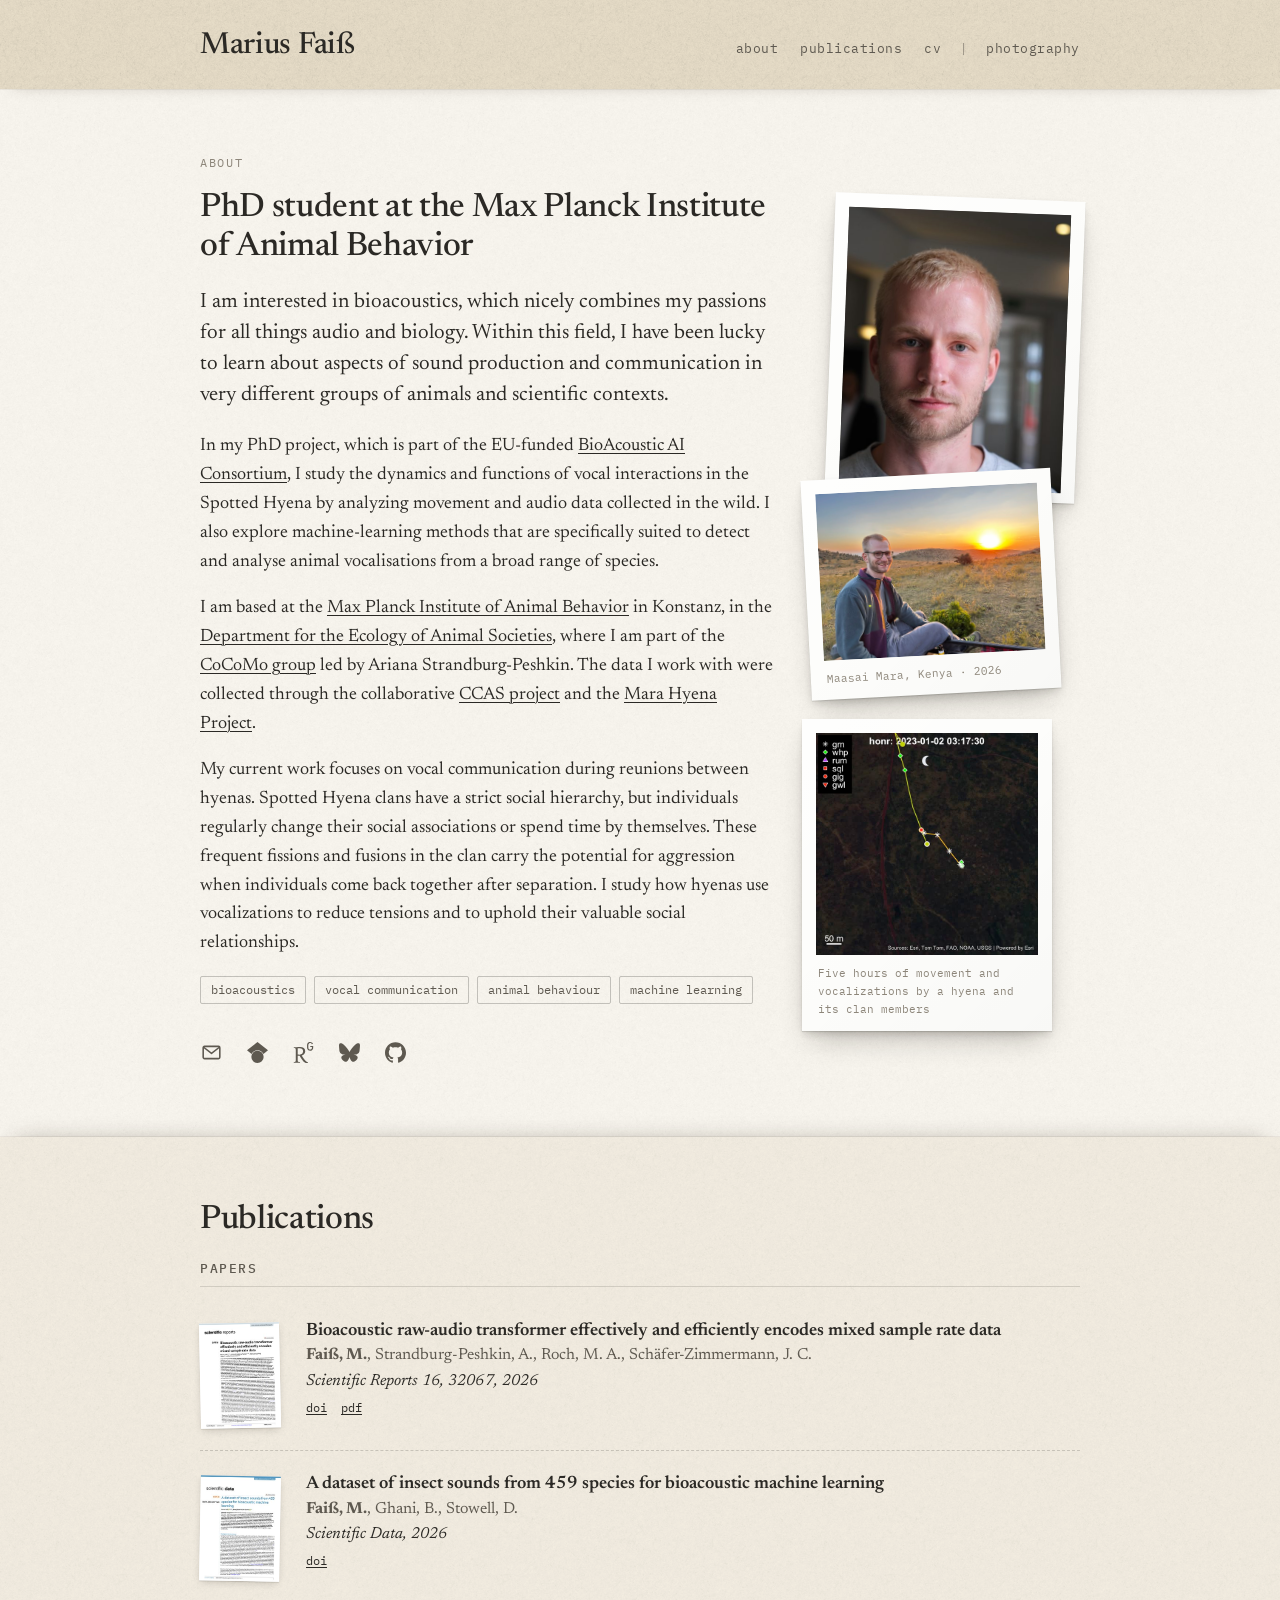
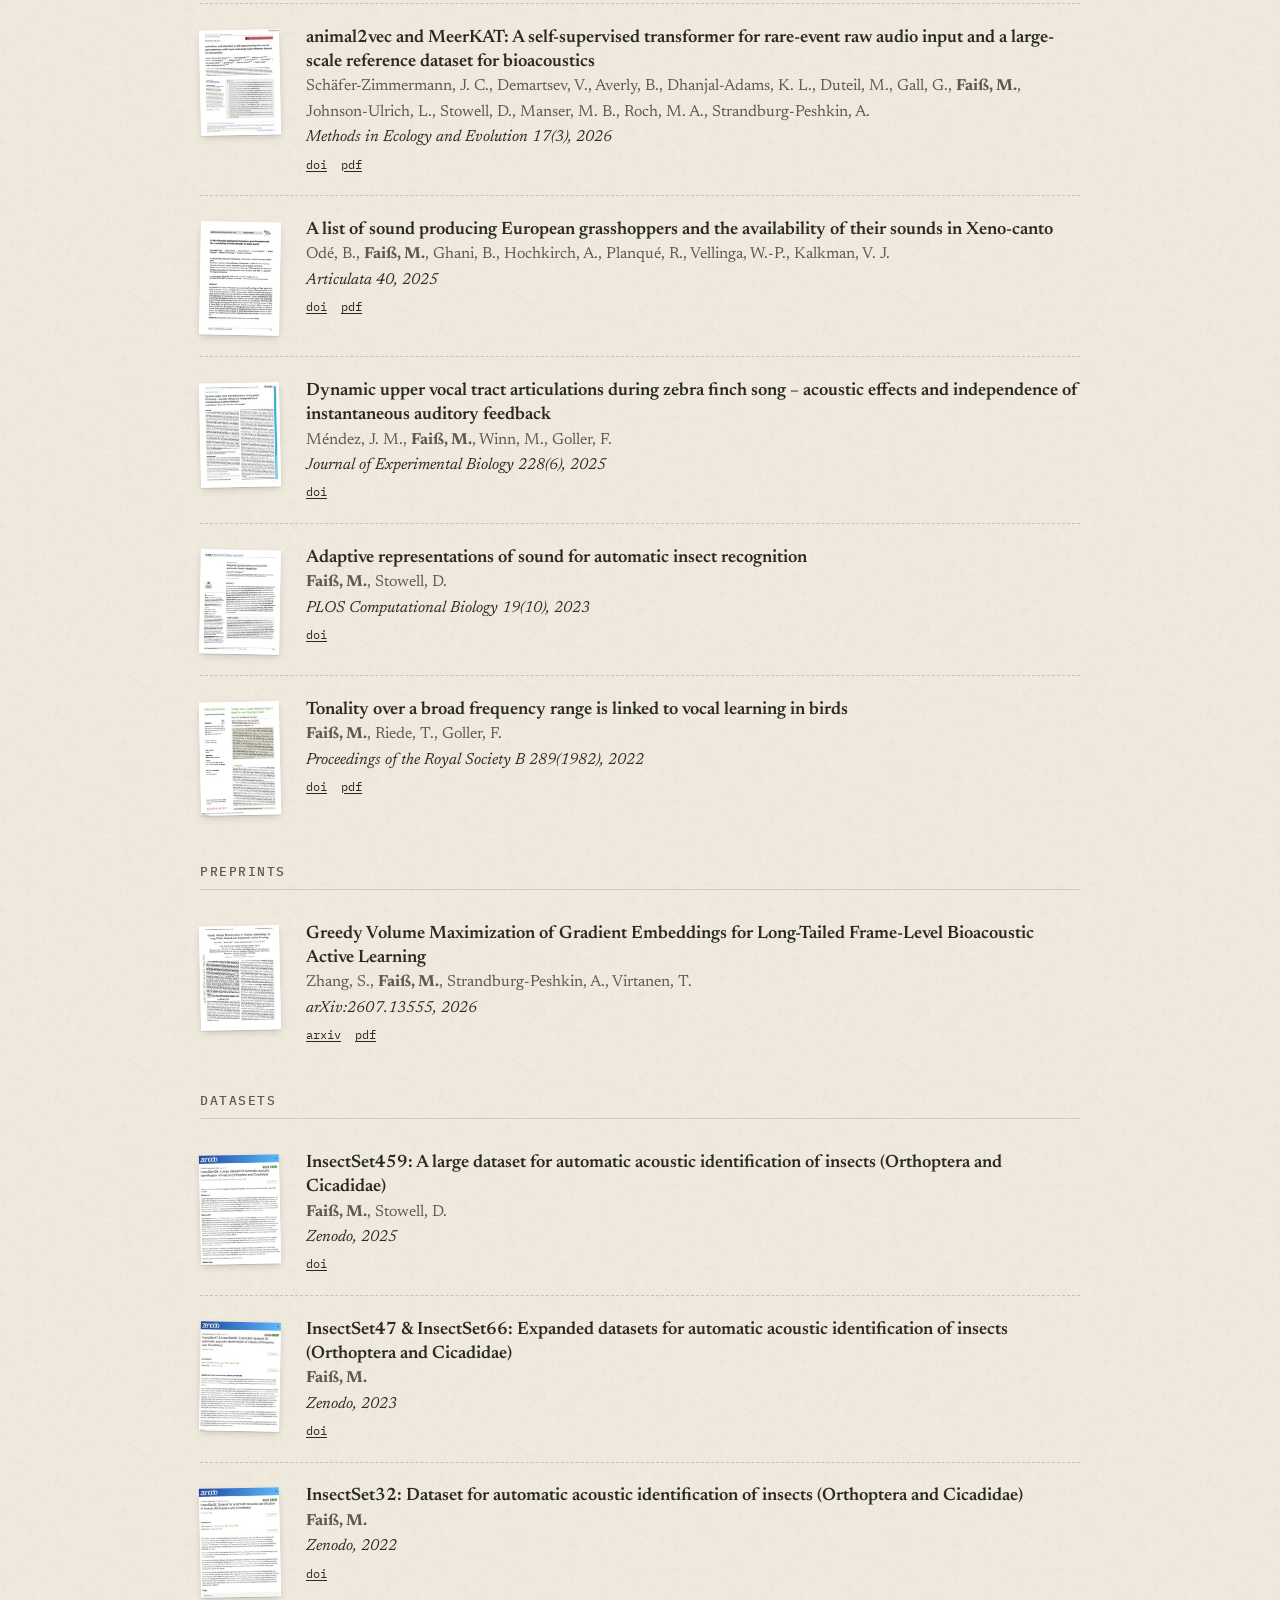
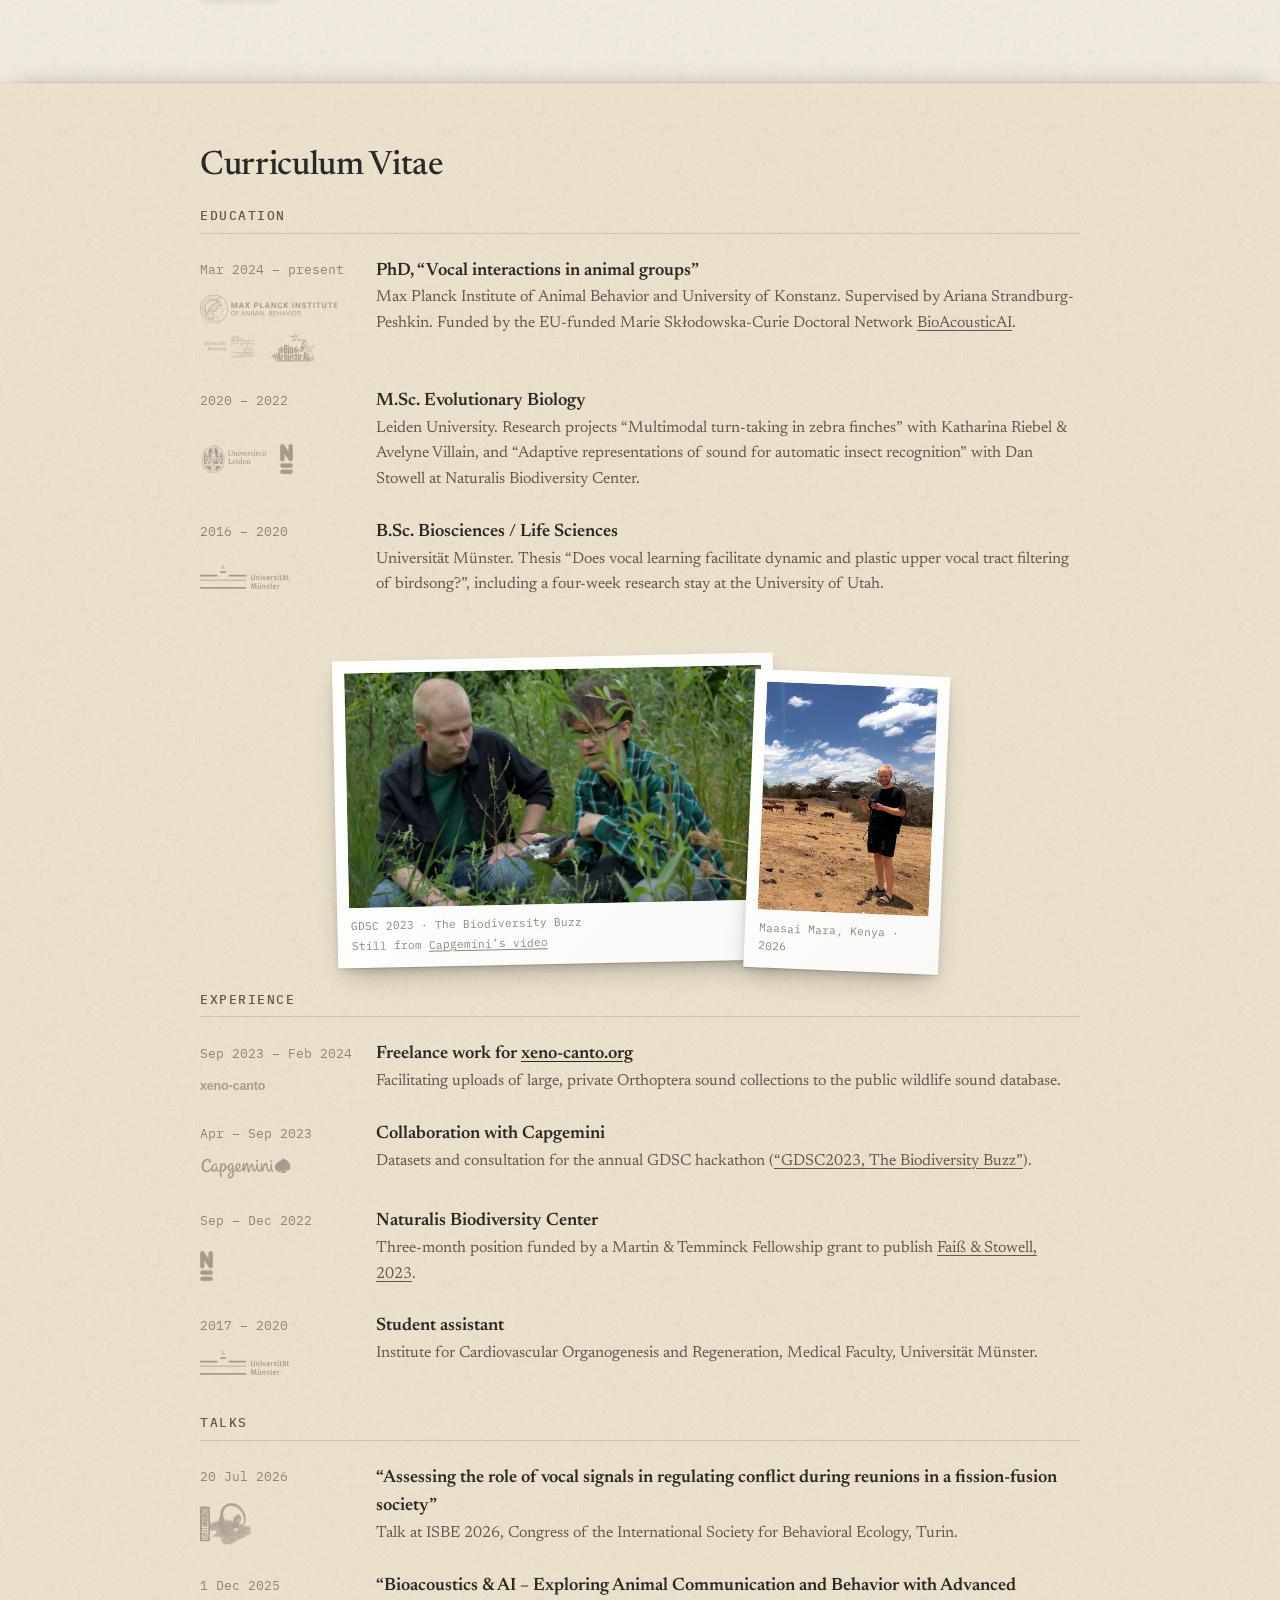
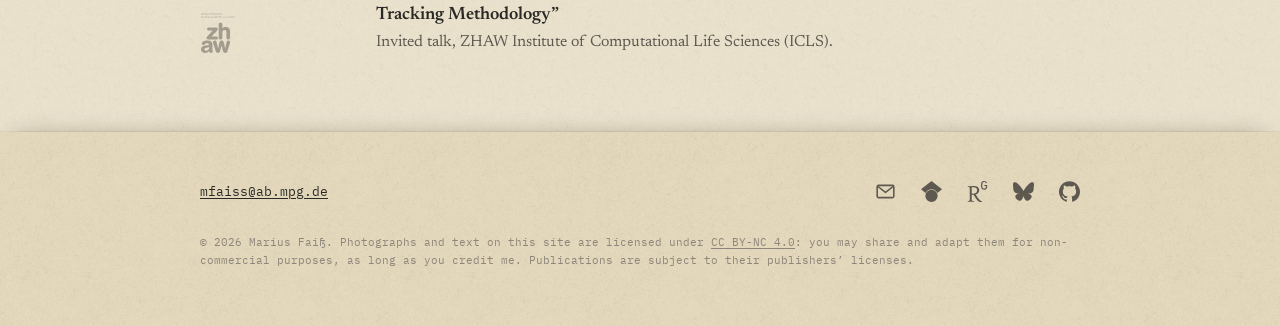
<file: index.html>
<!doctype html>
<html lang="en">
<head>
  <meta charset="utf-8">
  <meta name="viewport" content="width=device-width, initial-scale=1, viewport-fit=cover">
  <meta name="theme-color" content="#e9dfca">
  <title>Marius Faiß</title>
  <meta name="description" content="Marius Faiß, PhD student in bioacoustics at the Max Planck Institute of Animal Behavior. Research, CV, publications and analog photography.">
  <link rel="preconnect" href="https://fonts.googleapis.com">
  <link rel="preconnect" href="https://fonts.gstatic.com" crossorigin>
  <link href="https://fonts.googleapis.com/css2?family=IBM+Plex+Mono:wght@400;500&family=Newsreader:ital,opsz,wght@0,6..72,400;0,6..72,500;0,6..72,600;1,6..72,400&display=swap" rel="stylesheet">
  <link rel="stylesheet" href="css/style.css?v=14e97f8e">
  <script src="js/site.js?v=d61d493b" defer></script>
</head>
<body>
  <main class="desk">

    <header class="masthead">
      <h1><a href="index.html">Marius Faiß</a></h1>
      <nav>
        <a href="#about">about</a>
        <a href="#publications">publications</a>
        <a href="#cv">cv</a>
        <span class="nav-sep" aria-hidden="true"></span>
        <a href="photography.html">photography</a>
      </nav>
    </header>

    <!-- About: fresh white paper -->
    <section id="about" class="sheet sheet--about paper paper--white">
      <span class="label">About</span>
      <div class="about-grid">
      <div class="about-text">
      <h2>PhD student at the Max Planck Institute of Animal Behavior</h2>
      <p class="lede">I am interested in bioacoustics, which nicely combines my passions for all things audio and biology. Within this field, I have been lucky to learn about aspects of sound production and communication in very different groups of animals and scientific contexts.</p>
      <p>In my PhD project, which is part of the EU-funded <a href="https://bioacousticai.eu">BioAcoustic AI Consortium</a>, I study the dynamics and functions of vocal interactions in the Spotted Hyena by analyzing movement and audio data collected in the wild. I also explore machine-learning methods that are specifically suited to detect and analyse animal vocalisations from a broad range of species.</p>
      <p>I am based at the <a href="https://www.ab.mpg.de/verhaltensbiologie">Max Planck Institute of Animal Behavior</a> in Konstanz, in the <a href="https://www.ab.mpg.de/crofoot">Department for the Ecology of Animal Societies</a>, where I am part of the <a href="https://www.cocomo.group/">CoCoMo group</a> led by Ariana Strandburg-Peshkin. The data I work with were collected through the collaborative <a href="https://www.movecall.group/home">CCAS project</a> and the <a href="https://www.marahyenas.com">Mara Hyena Project</a>.</p>
      <p>My current work focuses on vocal communication during reunions between hyenas. Spotted Hyena clans have a strict social hierarchy, but individuals regularly change their social associations or spend time by themselves. These frequent fissions and fusions in the clan carry the potential for aggression when individuals come back together after separation. I study how hyenas use vocalizations to reduce tensions and to uphold their valuable social relationships.</p>
      <ul class="interests">
        <li>bioacoustics</li>
        <li>vocal communication</li>
        <li>animal behaviour</li>
        <li>machine learning</li>
      </ul>
      <ul class="icon-links">
        <li><a href="mailto:mfaiss@ab.mpg.de" title="Email" aria-label="Email"><svg viewBox="0 0 24 24" aria-hidden="true" fill="none" stroke="currentColor" stroke-width="1.8" stroke-linejoin="round"><rect x="2.5" y="5" width="19" height="14" rx="1.5"/><path d="M3 6l9 7 9-7"/></svg></a></li>
        <li><a href="https://scholar.google.com/citations?user=2Td-MbgAAAAJ" title="Google Scholar" aria-label="Google Scholar" target="_blank" rel="noopener"><svg viewBox="0 0 24 24" aria-hidden="true" fill="currentColor"><path d="M5.242 13.769L0 9.5 12 0l12 9.5-5.242 4.269C17.548 11.249 14.978 9.5 12 9.5c-2.977 0-5.548 1.748-6.758 4.269zM12 10a7 7 0 1 0 0 14 7 7 0 0 0 0-14z"/></svg></a></li>
        <li><a href="https://www.researchgate.net/profile/Marius-Faiss-2" title="ResearchGate" aria-label="ResearchGate" target="_blank" rel="noopener"><svg viewBox="0 0 24 24" aria-hidden="true" fill="currentColor"><path d="M19.586 0c-.818 0-1.508.19-2.073.565-.563.377-.97.936-1.213 1.68a3.193 3.193 0 0 0-.112.437 8.365 8.365 0 0 0-.078.53 9 9 0 0 0-.05.727c-.01.282-.013.621-.013 1.016a31.121 31.123 0 0 0 .014 1.017 9 9 0 0 0 .05.727 7.946 7.946 0 0 0 .077.53h-.005a3.334 3.334 0 0 0 .113.438c.245.743.65 1.303 1.214 1.68.565.376 1.256.564 2.075.564.8 0 1.536-.213 2.105-.603.57-.39.94-.916 1.175-1.65.076-.235.135-.558.177-.93a10.9 10.9 0 0 0 .043-1.207v-.82c0-.095-.047-.142-.14-.142h-3.064c-.094 0-.14.047-.14.141v.956c0 .094.046.14.14.14h1.666c.056 0 .084.03.084.086 0 .36 0 .62-.036.865-.038.244-.1.447-.147.606-.108.385-.348.664-.638.876-.29.212-.738.35-1.227.35-.545 0-.901-.15-1.21-.353-.306-.203-.517-.454-.67-.915a3.136 3.136 0 0 1-.147-.762 17.366 17.367 0 0 1-.034-.656c-.01-.26-.014-.572-.014-.939a26.401 26.403 0 0 1 .014-.938 15.821 15.822 0 0 1 .035-.656 3.19 3.19 0 0 1 .148-.76 1.89 1.89 0 0 1 .742-1.01c.344-.244.593-.352 1.137-.352.508 0 .815.096 1.144.303.33.207.528.492.764.925.047.094.111.118.198.07l1.044-.43c.075-.048.09-.115.042-.199a3.549 3.549 0 0 0-.466-.742 3 3 0 0 0-.679-.607 3.313 3.313 0 0 0-.903-.41A4.068 4.068 0 0 0 19.586 0zM8.217 5.836c-1.69 0-3.036.086-4.297.086-1.146 0-2.291 0-3.007-.029v.831l1.088.2c.744.144 1.174.488 1.174 2.264v11.288c0 1.777-.43 2.12-1.174 2.263l-1.088.2v.832c.773-.029 2.12-.086 3.465-.086 1.29 0 2.951.057 3.667.086v-.831l-1.49-.2c-.773-.115-1.174-.487-1.174-2.264v-4.784c.688.057 1.29.057 2.206.057 1.748 3.123 3.41 5.472 4.355 6.56.86 1.032 2.177 1.691 3.839 1.691.487 0 1.003-.086 1.318-.23v-.744c-1.031 0-2.063-.716-2.808-1.518-1.26-1.376-2.95-3.582-4.355-6.074 2.32-.545 4.04-2.722 4.04-4.9 0-3.208-2.492-4.698-5.758-4.698zm-.515 1.29c2.406 0 3.839 1.26 3.839 3.552 0 2.263-1.547 3.782-4.097 3.782-.974 0-1.404-.03-2.063-.086v-7.19c.66-.059 1.547-.059 2.32-.059z"/></svg></a></li>
        <li><a href="https://bsky.app/profile/mariusfaiss.bsky.social" title="Bluesky" aria-label="Bluesky" target="_blank" rel="noopener"><svg viewBox="0 0 24 24" aria-hidden="true" fill="currentColor"><path d="M5.202 2.857C7.954 4.922 10.913 9.11 12 11.358c1.087-2.247 4.046-6.436 6.798-8.501C20.783 1.366 24 .213 24 3.883c0 .732-.42 6.156-.667 7.037-.856 3.061-3.978 3.842-6.755 3.37 4.854.826 6.089 3.562 3.422 6.299-5.065 5.196-7.28-1.304-7.847-2.97-.104-.305-.152-.448-.153-.327 0-.121-.05.022-.153.327-.568 1.666-2.782 8.166-7.847 2.97-2.667-2.737-1.432-5.473 3.422-6.3-2.777.473-5.899-.308-6.755-3.369C.42 10.04 0 4.615 0 3.883c0-3.67 3.217-2.517 5.202-1.026"/></svg></a></li>
        <li><a href="https://github.com/mariusfaiss" title="GitHub" aria-label="GitHub" target="_blank" rel="noopener"><svg viewBox="0 0 24 24" aria-hidden="true" fill="currentColor"><path d="M12 .297c-6.63 0-12 5.373-12 12 0 5.303 3.438 9.8 8.205 11.385.6.113.82-.258.82-.577 0-.285-.01-1.04-.015-2.04-3.338.724-4.042-1.61-4.042-1.61C4.422 18.07 3.633 17.7 3.633 17.7c-1.087-.744.084-.729.084-.729 1.205.084 1.838 1.236 1.838 1.236 1.07 1.835 2.809 1.305 3.495.998.108-.776.417-1.305.76-1.605-2.665-.3-5.466-1.332-5.466-5.93 0-1.31.465-2.38 1.235-3.22-.135-.303-.54-1.523.105-3.176 0 0 1.005-.322 3.3 1.23.96-.267 1.98-.399 3-.405 1.02.006 2.04.138 3 .405 2.28-1.552 3.285-1.23 3.285-1.23.645 1.653.24 2.873.12 3.176.765.84 1.23 1.91 1.23 3.22 0 4.61-2.805 5.625-5.475 5.92.42.36.81 1.096.81 2.22 0 1.606-.015 2.896-.015 3.286 0 .315.21.69.825.57C20.565 22.092 24 17.592 24 12.297c0-6.627-5.373-12-12-12"/></svg></a></li>
      </ul>
      </div>
      <div class="about-prints">
        <figure class="print print--me">
          <div class="frame"><img src="photos/me/dscf5089.jpg" width="900" height="600" alt="Portrait of Marius Faiß"></div>
        </figure>
        <figure class="print print--me">
          <div class="frame"><img src="photos/me/img-8635.jpg" width="900" height="675" alt="Marius Faiß at sunset in the Maasai Mara" loading="lazy"></div>
          <figcaption><span>Maasai Mara, Kenya · 2026</span></figcaption>
        </figure>
        <figure class="print print--me print--video" title="Click to enlarge">
          <div class="frame"><video src="video/honr-movement.mp4" poster="video/honr-movement.jpg" width="600" height="600" autoplay muted loop playsinline preload="metadata" aria-label="Animated map of five hours of movement and vocalizations by a hyena and its clan members"></video></div>
          <figcaption><span>Five hours of movement and vocalizations by a hyena and its clan members</span></figcaption>
        </figure>
      </div>
      </div>
    </section>

    <!-- Publications: off-white stock -->
    <section id="publications" class="sheet sheet--pubs paper paper--offwhite">
      <h2>Publications</h2>

      <h3>Papers</h3>
      <ol class="pubs">
        <li>
          <a class="pub-thumb" href="https://doi.org/10.1038/s41598-026-74940-3" tabindex="-1" aria-hidden="true"><img src="img/pubs/scirep-2026.jpg" width="240" height="339" alt="" loading="lazy"></a>
          <span class="title">Bioacoustic raw-audio transformer effectively and efficiently encodes mixed sample rate data</span>
          <span class="authors"><strong>Faiß, M.</strong>, Strandburg-Peshkin, A., Roch, M. A., Schäfer-Zimmermann, J. C.</span>
          <span class="venue">Scientific Reports 16, 32067, 2026</span>
          <span class="links"><a href="https://doi.org/10.1038/s41598-026-74940-3">doi</a><a href="https://www.nature.com/articles/s41598-026-74940-3.pdf">pdf</a></span>
        </li>
        <li>
          <a class="pub-thumb" href="https://doi.org/10.1038/s41597-026-07123-4" tabindex="-1" aria-hidden="true"><img src="img/pubs/scidata-2026.jpg" width="240" height="339" alt="" loading="lazy"></a>
          <span class="title">A dataset of insect sounds from 459 species for bioacoustic machine learning</span>
          <span class="authors"><strong>Faiß, M.</strong>, Ghani, B., Stowell, D.</span>
          <span class="venue">Scientific Data, 2026</span>
          <span class="links"><a href="https://doi.org/10.1038/s41597-026-07123-4">doi</a></span>
        </li>
        <li>
          <a class="pub-thumb" href="https://doi.org/10.1111/2041-210x.70218" tabindex="-1" aria-hidden="true"><img src="img/pubs/mee-2026.jpg" width="240" height="339" alt="" loading="lazy"></a>
          <span class="title">animal2vec and MeerKAT: A self-supervised transformer for rare-event raw audio input and a large-scale reference dataset for bioacoustics</span>
          <span class="authors">Schäfer-Zimmermann, J. C., Demartsev, V., Averly, B., Dhanjal-Adams, K. L., Duteil, M., Gall, G., <strong>Faiß, M.</strong>, Johnson-Ulrich, L., Stowell, D., Manser, M. B., Roch, M. A., Strandburg-Peshkin, A.</span>
          <span class="venue">Methods in Ecology and Evolution 17(3), 2026</span>
          <span class="links"><a href="https://doi.org/10.1111/2041-210x.70218">doi</a><a href="https://besjournals.onlinelibrary.wiley.com/doi/pdf/10.1111/2041-210x.70218">pdf</a></span>
        </li>
        <li>
          <a class="pub-thumb" href="https://doi.org/10.62323/a100191" tabindex="-1" aria-hidden="true"><img src="img/pubs/articulata-2025.jpg" width="240" height="339" alt="" loading="lazy"></a>
          <span class="title">A list of sound producing European grasshoppers and the availability of their sounds in Xeno-canto</span>
          <span class="authors">Odé, B., <strong>Faiß, M.</strong>, Ghani, B., Hochkirch, A., Planqué, R., Vellinga, W.-P., Kalkman, V. J.</span>
          <span class="venue">Articulata 40, 2025</span>
          <span class="links"><a href="https://doi.org/10.62323/a100191">doi</a><a href="https://repository.naturalis.nl/pub/801802/Ode-2025-A-list-of-sound-producing-A.pdf">pdf</a></span>
        </li>
        <li>
          <a class="pub-thumb" href="https://doi.org/10.1242/jeb.249696" tabindex="-1" aria-hidden="true"><img src="img/pubs/jeb-2025.jpg" width="240" height="339" alt="" loading="lazy"></a>
          <span class="title">Dynamic upper vocal tract articulations during zebra finch song – acoustic effects and independence of instantaneous auditory feedback</span>
          <span class="authors">Méndez, J. M., <strong>Faiß, M.</strong>, Winn, M., Goller, F.</span>
          <span class="venue">Journal of Experimental Biology 228(6), 2025</span>
          <span class="links"><a href="https://doi.org/10.1242/jeb.249696">doi</a></span>
        </li>
        <li>
          <a class="pub-thumb" href="https://doi.org/10.1371/journal.pcbi.1011541" tabindex="-1" aria-hidden="true"><img src="img/pubs/ploscb-2023.jpg" width="240" height="339" alt="" loading="lazy"></a>
          <span class="title">Adaptive representations of sound for automatic insect recognition</span>
          <span class="authors"><strong>Faiß, M.</strong>, Stowell, D.</span>
          <span class="venue">PLOS Computational Biology 19(10), 2023</span>
          <span class="links"><a href="https://doi.org/10.1371/journal.pcbi.1011541">doi</a></span>
        </li>
        <li>
          <a class="pub-thumb" href="https://doi.org/10.1098/rspb.2022.0792" tabindex="-1" aria-hidden="true"><img src="img/pubs/procb-2022.jpg" width="240" height="339" alt="" loading="lazy"></a>
          <span class="title">Tonality over a broad frequency range is linked to vocal learning in birds</span>
          <span class="authors"><strong>Faiß, M.</strong>, Riede, T., Goller, F.</span>
          <span class="venue">Proceedings of the Royal Society B 289(1982), 2022</span>
          <span class="links"><a href="https://doi.org/10.1098/rspb.2022.0792">doi</a><a href="https://pmc.ncbi.nlm.nih.gov/articles/PMC9470270/">pdf</a></span>
        </li>
      </ol>

      <h3>Preprints</h3>
      <ol class="pubs">
        <li>
          <a class="pub-thumb" href="https://arxiv.org/abs/2607.13555" tabindex="-1" aria-hidden="true"><img src="img/pubs/arxiv-2026.jpg" width="240" height="339" alt="" loading="lazy"></a>
          <span class="title">Greedy Volume Maximization of Gradient Embeddings for Long-Tailed Frame-Level Bioacoustic Active Learning</span>
          <span class="authors">Zhang, S., <strong>Faiß, M.</strong>, Strandburg-Peshkin, A., Virtanen, T.</span>
          <span class="venue">arXiv:2607.13555, 2026</span>
          <span class="links"><a href="https://arxiv.org/abs/2607.13555">arxiv</a><a href="https://arxiv.org/pdf/2607.13555">pdf</a></span>
        </li>
      </ol>

      <h3>Datasets</h3>
      <ol class="pubs">
        <li>
          <a class="pub-thumb" href="https://doi.org/10.5281/zenodo.14056457" tabindex="-1" aria-hidden="true"><img src="img/pubs/zenodo-insectset459.jpg" width="240" height="339" alt="" loading="lazy"></a>
          <span class="title">InsectSet459: A large dataset for automatic acoustic identification of insects (Orthoptera and Cicadidae)</span>
          <span class="authors"><strong>Faiß, M.</strong>, Stowell, D.</span>
          <span class="venue">Zenodo, 2025</span>
          <span class="links"><a href="https://doi.org/10.5281/zenodo.14056457">doi</a></span>
        </li>
        <li>
          <a class="pub-thumb" href="https://doi.org/10.5281/zenodo.8252141" tabindex="-1" aria-hidden="true"><img src="img/pubs/zenodo-insectset47-66.jpg" width="240" height="339" alt="" loading="lazy"></a>
          <span class="title">InsectSet47 &amp; InsectSet66: Expanded datasets for automatic acoustic identification of insects (Orthoptera and Cicadidae)</span>
          <span class="authors"><strong>Faiß, M.</strong></span>
          <span class="venue">Zenodo, 2023</span>
          <span class="links"><a href="https://doi.org/10.5281/zenodo.8252141">doi</a></span>
        </li>
        <li>
          <a class="pub-thumb" href="https://doi.org/10.5281/zenodo.7072196" tabindex="-1" aria-hidden="true"><img src="img/pubs/zenodo-insectset32.jpg" width="240" height="339" alt="" loading="lazy"></a>
          <span class="title">InsectSet32: Dataset for automatic acoustic identification of insects (Orthoptera and Cicadidae)</span>
          <span class="authors"><strong>Faiß, M.</strong></span>
          <span class="venue">Zenodo, 2022</span>
          <span class="links"><a href="https://doi.org/10.5281/zenodo.7072196">doi</a></span>
        </li>
      </ol>
    </section>

    <!-- CV: heavier cream stock -->
    <section id="cv" class="sheet sheet--cv paper paper--cream">
      <h2>Curriculum Vitae</h2>

      <h3>Education</h3>
      <ul class="entries">
        <li>
          <span class="when">Mar 2024 – present</span>
          <span class="what"><strong>PhD, “Vocal interactions in animal groups”</strong><span>Max Planck Institute of Animal Behavior and University of Konstanz. Supervised by Ariana Strandburg-Peshkin. Funded by the EU-funded Marie Skłodowska-Curie Doctoral Network <a href="https://bioacousticai.eu">BioAcousticAI</a>.</span></span>
          <span class="cv-logos">
            <span class="cv-logo" role="img" aria-label="Max Planck Institute of Animal Behavior" style="--logo: url(../img/logos/mpi-ab.svg); --w: 140px; --h: 28px"></span>
            <span class="cv-logo" role="img" aria-label="University of Konstanz" style="--logo: url(../img/logos/konstanz.svg); --w: 58px; --h: 30px"></span>
            <span class="cv-logo" role="img" aria-label="BioAcousticAI" style="--logo: url(../img/logos/bioacousticai.svg); --w: 45px; --h: 30px"></span>
          </span>
        </li>
        <li>
          <span class="when">2020 – 2022</span>
          <span class="what"><strong>M.Sc. Evolutionary Biology</strong><span>Leiden University. Research projects “Multimodal turn-taking in zebra finches” with Katharina Riebel &amp; Avelyne Villain, and “Adaptive representations of sound for automatic insect recognition” with Dan Stowell at Naturalis Biodiversity Center.</span></span>
          <span class="cv-logos">
            <span class="cv-logo" role="img" aria-label="Leiden University" style="--logo: url(../img/logos/leiden.svg); --w: 68px; --h: 30px"></span>
            <span class="cv-logo" role="img" aria-label="Naturalis Biodiversity Center" style="--logo: url(../img/logos/naturalis.svg); --w: 13px; --h: 30px"></span>
          </span>
        </li>
        <li>
          <span class="when">2016 – 2020</span>
          <span class="what"><strong>B.Sc. Biosciences / Life Sciences</strong><span>Universität Münster. Thesis “Does vocal learning facilitate dynamic and plastic upper vocal tract filtering of birdsong?”, including a four-week research stay at the University of Utah.</span></span>
          <span class="cv-logos">
            <span class="cv-logo" role="img" aria-label="Universität Münster" style="--logo: url(../img/logos/muenster.svg)"></span>
          </span>
        </li>
      </ul>

      <div class="cv-prints">
        <figure class="print print--cv" style="--r: 1.775">
          <a class="frame" href="https://www.youtube.com/watch?v=oyo_aV-KsMM"><img src="photos/me/cg.jpg" width="900" height="507" alt="Marius Faiß recording insect sounds in tall vegetation" loading="lazy"></a>
          <figcaption><span>GDSC 2023 · The Biodiversity Buzz</span><span>Still from <a href="https://www.youtube.com/watch?v=oyo_aV-KsMM">Capgemini’s video</a></span></figcaption>
        </figure>
        <figure class="print print--cv" style="--r: 0.75">
          <div class="frame"><img src="photos/me/img-9001.jpg" width="675" height="900" alt="Marius Faiß with a microphone and sound recorder in the Maasai Mara" loading="lazy"></div>
          <figcaption><span>Maasai Mara, Kenya · 2026</span></figcaption>
        </figure>
      </div>

      <h3>Experience</h3>
      <ul class="entries">
        <li>
          <span class="when">Sep 2023 – Feb 2024</span>
          <span class="what"><strong>Freelance work for <a href="https://xeno-canto.org">xeno-canto.org</a></strong><span>Facilitating uploads of large, private Orthoptera sound collections to the public wildlife sound database.</span></span>
          <span class="cv-logos">
            <a class="cv-logo cv-logo--text" href="https://xeno-canto.org" aria-label="xeno-canto">xeno-canto</a>
          </span>
        </li>
        <li>
          <span class="when">Apr – Sep 2023</span>
          <span class="what"><strong>Collaboration with Capgemini</strong><span>Datasets and consultation for the annual GDSC hackathon (<a href="https://www.capgemini.com/news/inside-stories/catching-the-ai-bug/">“GDSC2023, The Biodiversity Buzz”</a>).</span></span>
          <span class="cv-logos">
            <span class="cv-logo" role="img" aria-label="Capgemini" style="--logo: url(../img/logos/capgemini.svg)"></span>
          </span>
        </li>
        <li>
          <span class="when">Sep – Dec 2022</span>
          <span class="what"><strong>Naturalis Biodiversity Center</strong><span>Three-month position funded by a Martin &amp; Temminck Fellowship grant to publish <a href="https://doi.org/10.1371/journal.pcbi.1011541">Faiß &amp; Stowell, 2023</a>.</span></span>
          <span class="cv-logos">
            <span class="cv-logo" role="img" aria-label="Naturalis Biodiversity Center" style="--logo: url(../img/logos/naturalis.svg); --w: 13px; --h: 30px"></span>
          </span>
        </li>
        <li>
          <span class="when">2017 – 2020</span>
          <span class="what"><strong>Student assistant</strong><span>Institute for Cardiovascular Organogenesis and Regeneration, Medical Faculty, Universität Münster.</span></span>
          <span class="cv-logos">
            <span class="cv-logo" role="img" aria-label="Universität Münster" style="--logo: url(../img/logos/muenster.svg)"></span>
          </span>
        </li>
      </ul>

      <h3>Talks</h3>
      <ul class="entries">
        <li>
          <span class="when">20 Jul 2026</span>
          <span class="what"><strong>“Assessing the role of vocal signals in regulating conflict during reunions in a fission-fusion society”</strong><span>Talk at ISBE 2026, Congress of the International Society for Behavioral Ecology, Turin.</span></span>
          <span class="cv-logos">
            <span class="cv-logo" role="img" aria-label="ISBE 2026 Congress" style="--logo: url(../img/logos/isbe2026.png); --w: 52px; --h: 42px"></span>
          </span>
        </li>
        <li>
          <span class="when">1 Dec 2025</span>
          <span class="what"><strong>“Bioacoustics &amp; AI – Exploring Animal Communication and Behavior with Advanced Tracking Methodology”</strong><span>Invited talk, ZHAW Institute of Computational Life Sciences (ICLS).</span></span>
          <span class="cv-logos">
            <span class="cv-logo" role="img" aria-label="ZHAW Zurich University of Applied Sciences" style="--logo: url(../img/logos/zhaw.svg); --w: 36px; --h: 42px"></span>
          </span>
        </li>
      </ul>
    </section>

    <!-- Contact: older paper -->
    <footer class="sheet sheet--footer paper paper--aged">
      <p><a href="mailto:mfaiss@ab.mpg.de">mfaiss@ab.mpg.de</a></p>
      <ul class="icon-links">
        <li><a href="mailto:mfaiss@ab.mpg.de" title="Email" aria-label="Email"><svg viewBox="0 0 24 24" aria-hidden="true" fill="none" stroke="currentColor" stroke-width="1.8" stroke-linejoin="round"><rect x="2.5" y="5" width="19" height="14" rx="1.5"/><path d="M3 6l9 7 9-7"/></svg></a></li>
        <li><a href="https://scholar.google.com/citations?user=2Td-MbgAAAAJ" title="Google Scholar" aria-label="Google Scholar" target="_blank" rel="noopener"><svg viewBox="0 0 24 24" aria-hidden="true" fill="currentColor"><path d="M5.242 13.769L0 9.5 12 0l12 9.5-5.242 4.269C17.548 11.249 14.978 9.5 12 9.5c-2.977 0-5.548 1.748-6.758 4.269zM12 10a7 7 0 1 0 0 14 7 7 0 0 0 0-14z"/></svg></a></li>
        <li><a href="https://www.researchgate.net/profile/Marius-Faiss-2" title="ResearchGate" aria-label="ResearchGate" target="_blank" rel="noopener"><svg viewBox="0 0 24 24" aria-hidden="true" fill="currentColor"><path d="M19.586 0c-.818 0-1.508.19-2.073.565-.563.377-.97.936-1.213 1.68a3.193 3.193 0 0 0-.112.437 8.365 8.365 0 0 0-.078.53 9 9 0 0 0-.05.727c-.01.282-.013.621-.013 1.016a31.121 31.123 0 0 0 .014 1.017 9 9 0 0 0 .05.727 7.946 7.946 0 0 0 .077.53h-.005a3.334 3.334 0 0 0 .113.438c.245.743.65 1.303 1.214 1.68.565.376 1.256.564 2.075.564.8 0 1.536-.213 2.105-.603.57-.39.94-.916 1.175-1.65.076-.235.135-.558.177-.93a10.9 10.9 0 0 0 .043-1.207v-.82c0-.095-.047-.142-.14-.142h-3.064c-.094 0-.14.047-.14.141v.956c0 .094.046.14.14.14h1.666c.056 0 .084.03.084.086 0 .36 0 .62-.036.865-.038.244-.1.447-.147.606-.108.385-.348.664-.638.876-.29.212-.738.35-1.227.35-.545 0-.901-.15-1.21-.353-.306-.203-.517-.454-.67-.915a3.136 3.136 0 0 1-.147-.762 17.366 17.367 0 0 1-.034-.656c-.01-.26-.014-.572-.014-.939a26.401 26.403 0 0 1 .014-.938 15.821 15.822 0 0 1 .035-.656 3.19 3.19 0 0 1 .148-.76 1.89 1.89 0 0 1 .742-1.01c.344-.244.593-.352 1.137-.352.508 0 .815.096 1.144.303.33.207.528.492.764.925.047.094.111.118.198.07l1.044-.43c.075-.048.09-.115.042-.199a3.549 3.549 0 0 0-.466-.742 3 3 0 0 0-.679-.607 3.313 3.313 0 0 0-.903-.41A4.068 4.068 0 0 0 19.586 0zM8.217 5.836c-1.69 0-3.036.086-4.297.086-1.146 0-2.291 0-3.007-.029v.831l1.088.2c.744.144 1.174.488 1.174 2.264v11.288c0 1.777-.43 2.12-1.174 2.263l-1.088.2v.832c.773-.029 2.12-.086 3.465-.086 1.29 0 2.951.057 3.667.086v-.831l-1.49-.2c-.773-.115-1.174-.487-1.174-2.264v-4.784c.688.057 1.29.057 2.206.057 1.748 3.123 3.41 5.472 4.355 6.56.86 1.032 2.177 1.691 3.839 1.691.487 0 1.003-.086 1.318-.23v-.744c-1.031 0-2.063-.716-2.808-1.518-1.26-1.376-2.95-3.582-4.355-6.074 2.32-.545 4.04-2.722 4.04-4.9 0-3.208-2.492-4.698-5.758-4.698zm-.515 1.29c2.406 0 3.839 1.26 3.839 3.552 0 2.263-1.547 3.782-4.097 3.782-.974 0-1.404-.03-2.063-.086v-7.19c.66-.059 1.547-.059 2.32-.059z"/></svg></a></li>
        <li><a href="https://bsky.app/profile/mariusfaiss.bsky.social" title="Bluesky" aria-label="Bluesky" target="_blank" rel="noopener"><svg viewBox="0 0 24 24" aria-hidden="true" fill="currentColor"><path d="M5.202 2.857C7.954 4.922 10.913 9.11 12 11.358c1.087-2.247 4.046-6.436 6.798-8.501C20.783 1.366 24 .213 24 3.883c0 .732-.42 6.156-.667 7.037-.856 3.061-3.978 3.842-6.755 3.37 4.854.826 6.089 3.562 3.422 6.299-5.065 5.196-7.28-1.304-7.847-2.97-.104-.305-.152-.448-.153-.327 0-.121-.05.022-.153.327-.568 1.666-2.782 8.166-7.847 2.97-2.667-2.737-1.432-5.473 3.422-6.3-2.777.473-5.899-.308-6.755-3.369C.42 10.04 0 4.615 0 3.883c0-3.67 3.217-2.517 5.202-1.026"/></svg></a></li>
        <li><a href="https://github.com/mariusfaiss" title="GitHub" aria-label="GitHub" target="_blank" rel="noopener"><svg viewBox="0 0 24 24" aria-hidden="true" fill="currentColor"><path d="M12 .297c-6.63 0-12 5.373-12 12 0 5.303 3.438 9.8 8.205 11.385.6.113.82-.258.82-.577 0-.285-.01-1.04-.015-2.04-3.338.724-4.042-1.61-4.042-1.61C4.422 18.07 3.633 17.7 3.633 17.7c-1.087-.744.084-.729.084-.729 1.205.084 1.838 1.236 1.838 1.236 1.07 1.835 2.809 1.305 3.495.998.108-.776.417-1.305.76-1.605-2.665-.3-5.466-1.332-5.466-5.93 0-1.31.465-2.38 1.235-3.22-.135-.303-.54-1.523.105-3.176 0 0 1.005-.322 3.3 1.23.96-.267 1.98-.399 3-.405 1.02.006 2.04.138 3 .405 2.28-1.552 3.285-1.23 3.285-1.23.645 1.653.24 2.873.12 3.176.765.84 1.23 1.91 1.23 3.22 0 4.61-2.805 5.625-5.475 5.92.42.36.81 1.096.81 2.22 0 1.606-.015 2.896-.015 3.286 0 .315.21.69.825.57C20.565 22.092 24 17.592 24 12.297c0-6.627-5.373-12-12-12"/></svg></a></li>
      </ul>
      <p class="license">© 2026 Marius Faiß. Photographs and text on this site are licensed under <a href="https://creativecommons.org/licenses/by-nc/4.0/" rel="license noopener" target="_blank">CC BY-NC 4.0</a>: you may share and adapt them for non-commercial purposes, as long as you credit me. Publications are subject to their publishers’ licenses.</p>
    </footer>

  </main>
</body>
</html>
</file>
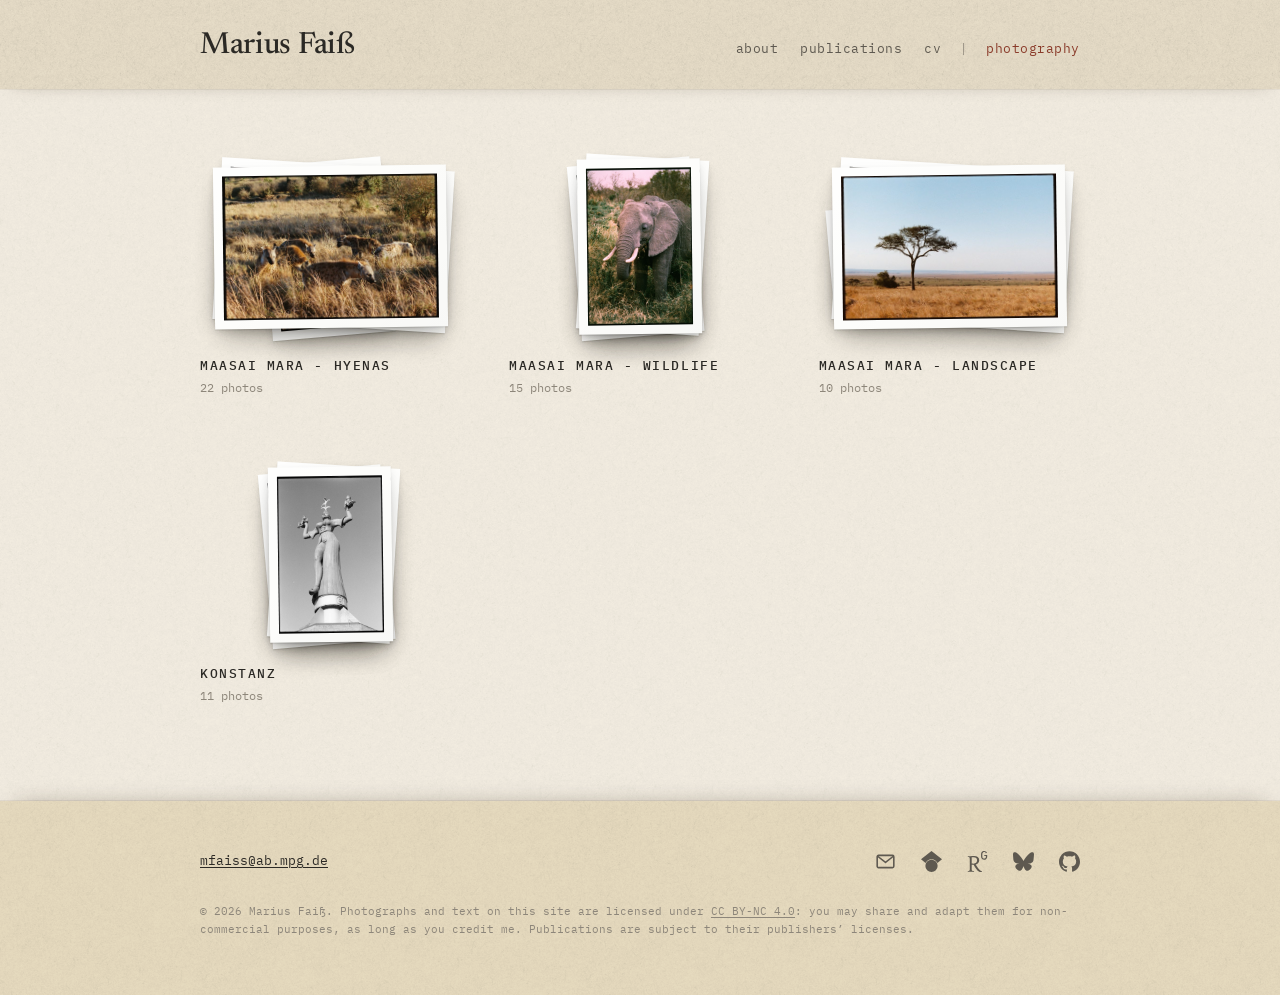
<file: photography.html>
<!doctype html>
<html lang="en">
<head>
  <meta charset="utf-8">
  <meta name="viewport" content="width=device-width, initial-scale=1, viewport-fit=cover">
  <meta name="theme-color" content="#e9dfca">
  <title>Photography · Marius Faiß</title>
  <meta name="description" content="Nature photography on analog film by Marius Faiß.">
  <link rel="preconnect" href="https://fonts.googleapis.com">
  <link rel="preconnect" href="https://fonts.gstatic.com" crossorigin>
  <link href="https://fonts.googleapis.com/css2?family=IBM+Plex+Mono:wght@400;500&family=Newsreader:ital,opsz,wght@0,6..72,400;0,6..72,500;0,6..72,600;1,6..72,400&display=swap" rel="stylesheet">
  <link rel="stylesheet" href="css/style.css?v=14e97f8e">
  <script src="js/site.js?v=d61d493b" defer></script>
  <script src="js/photos.js?v=2c260abb" defer></script>
</head>
<body>
  <main>

    <header class="masthead">
      <h1><a href="index.html">Marius Faiß</a></h1>
      <nav>
        <a href="index.html#about">about</a>
        <a href="index.html#publications">publications</a>
        <a href="index.html#cv">cv</a>
        <span class="nav-sep" aria-hidden="true"></span>
        <a href="photography.html" aria-current="page">photography</a>
      </nav>
    </header>

    <!-- Generated by tools/photos.py: everything between the markers is overwritten -->
    <!-- PHOTOS:START -->
    <div class="stacks sheet" id="overview">
      <a class="stack" href="#maasai-mara-hyenas" data-set="maasai-mara-hyenas">
        <span class="stack-pile"><span class="print" style="--r: 0.667"><img src="photos/maasai-mara-hyenas/20260829-olympusom2n-ultramax400-masaimarap1037829-rw2-thumb.jpg" alt="" loading="lazy"></span><span class="print" style="--r: 1.500"><img src="photos/maasai-mara-hyenas/20260914-olympusom2n-ultramax400-masaimarap1037911-rw2-thumb.jpg" alt="" loading="lazy"></span><span class="print" style="--r: 1.500"><img src="photos/maasai-mara-hyenas/20260829-olympusom2n-ultramax400-masaimarap1037811-rw2-thumb.jpg" alt="" loading="lazy"></span></span>
        <span class="stack-title">Maasai Mara - Hyenas</span>
        <span class="stack-count">22 photos</span>
      </a>
      <a class="stack" href="#maasai-mara-wildlife" data-set="maasai-mara-wildlife">
        <span class="stack-pile"><span class="print" style="--r: 0.667"><img src="photos/maasai-mara-wildlife/202609-olympusom2n-phoenix200ii-masaimarap1037975-rw2-thumb.jpg" alt="" loading="lazy"></span><span class="print" style="--r: 0.667"><img src="photos/maasai-mara-wildlife/20260906-olympusom2n-ultramax400-masaimarap1037872-rw2-thumb.jpg" alt="" loading="lazy"></span><span class="print" style="--r: 0.667"><img src="photos/maasai-mara-wildlife/202609-olympusom2n-phoenix200ii-masaimarap1037987-rw2-thumb.jpg" alt="" loading="lazy"></span></span>
        <span class="stack-title">Maasai Mara - Wildlife</span>
        <span class="stack-count">15 photos</span>
      </a>
      <a class="stack" href="#maasai-mara-landscape" data-set="maasai-mara-landscape">
        <span class="stack-pile"><span class="print" style="--r: 2.703"><img src="photos/maasai-mara-landscape/20260829-minoltarivapanorama-ektacolor160-masaimarap1037937-rw2-thumb.jpg" alt="" loading="lazy"></span><span class="print" style="--r: 1.500"><img src="photos/maasai-mara-landscape/20260914-olympusom2n-ultramax400-masaimarap1037896-rw2-thumb.jpg" alt="" loading="lazy"></span><span class="print" style="--r: 1.500"><img src="photos/maasai-mara-landscape/20260829-olympusom2n-ultramax400-masaimarap1037802-rw2-thumb.jpg" alt="" loading="lazy"></span></span>
        <span class="stack-title">Maasai Mara - Landscape</span>
        <span class="stack-count">10 photos</span>
      </a>
      <a class="stack" href="#konstanz" data-set="konstanz">
        <span class="stack-pile"><span class="print" style="--r: 0.667"><img src="photos/konstanz/p1036524-rw2-thumb.jpg" alt="" loading="lazy"></span><span class="print" style="--r: 0.667"><img src="photos/konstanz/20260705-olympusom2n-tmax100-iturap1036871-rw2-thumb.jpg" alt="" loading="lazy"></span><span class="print" style="--r: 0.667"><img src="photos/konstanz/20260705-olympusom2n-tmax100-iturap1036879-rw2-thumb.jpg" alt="" loading="lazy"></span></span>
        <span class="stack-title">Konstanz</span>
        <span class="stack-count">11 photos</span>
      </a>
    </div>
    <div class="sets" id="sets" hidden>
    <section class="photo-set paper paper--white" id="set-maasai-mara-hyenas" data-set="maasai-mara-hyenas">
      <header class="set-bar paper paper--white">
        <h2><a class="back" href="#" title="Back to all sets"><svg viewBox="0 0 24 24" aria-hidden="true" fill="none" stroke="currentColor" stroke-width="1.6" stroke-linecap="round" stroke-linejoin="round"><path d="M19 12H5M11 6l-6 6 6 6"/></svg><span>Maasai Mara - Hyenas</span></a></h2>
        <span class="set-count">22 photos</span>
      </header>
      <div class="set-body">
      <p class="set-about">In August 2026 I had the opportunity to go to the Maasai Mara National Reserve in Kenya. I was hosted by the <a href="https://www.marahyenas.com">Mara Hyena Project</a>, which has been observing Spotted Hyenas in this region since 1988. I finally got to see the hyenas that I am studying and the environment that they live in. I also had a great time staying in the research camps and joining the research assistants on their daily observation drives.</p>
      <div class="prints">
        <div class="prints-row">
          <figure class="print" style="--r: 1.500">
            <a class="frame" href="photos/maasai-mara-hyenas/20260829-olympusom2n-ultramax400-masaimarap1037811-rw2.jpg"><img src="photos/maasai-mara-hyenas/20260829-olympusom2n-ultramax400-masaimarap1037811-rw2-thumb.jpg" width="900" height="600" alt="Maasai Mara" loading="lazy"></a>
            <figcaption><span>Maasai Mara · Aug 2026</span><span class="cap-gear">Olympus OM-2n<span class="cap-lens"> · Vivitar Series 1 70-210mm f/3.5</span> · Kodak UltraMax 400</span></figcaption>
          </figure>
          <figure class="print" style="--r: 1.500">
            <a class="frame" href="photos/maasai-mara-hyenas/20260914-olympusom2n-ultramax400-masaimarap1037911-rw2.jpg"><img src="photos/maasai-mara-hyenas/20260914-olympusom2n-ultramax400-masaimarap1037911-rw2-thumb.jpg" width="900" height="600" alt="Maasai Mara" loading="lazy"></a>
            <figcaption><span>Maasai Mara · Sep 2026</span><span class="cap-gear">Olympus OM-2n<span class="cap-lens"> · Vivitar Series 1 70-210mm f/3.5</span> · Kodak UltraMax 400</span></figcaption>
          </figure>
        </div>
        <div class="prints-row prints-row--vertical">
          <figure class="print" style="--r: 0.667">
            <a class="frame" href="photos/maasai-mara-hyenas/20260829-olympusom2n-ultramax400-masaimarap1037829-rw2.jpg"><img src="photos/maasai-mara-hyenas/20260829-olympusom2n-ultramax400-masaimarap1037829-rw2-thumb.jpg" width="600" height="900" alt="Maasai Mara" loading="lazy"></a>
            <figcaption><span>Maasai Mara · Aug 2026</span><span class="cap-gear">Olympus OM-2n<span class="cap-lens"> · Vivitar Series 1 70-210mm f/3.5</span> · Kodak UltraMax 400</span></figcaption>
          </figure>
        </div>
        <div class="prints-row">
          <figure class="print" style="--r: 1.500">
            <a class="frame" href="photos/maasai-mara-hyenas/20260829-olympusom2n-ultramax400-masaimarap1037830-rw2.jpg"><img src="photos/maasai-mara-hyenas/20260829-olympusom2n-ultramax400-masaimarap1037830-rw2-thumb.jpg" width="900" height="600" alt="Maasai Mara" loading="lazy"></a>
            <figcaption><span>Maasai Mara · Aug 2026</span><span class="cap-gear">Olympus OM-2n<span class="cap-lens"> · Vivitar Series 1 70-210mm f/3.5</span> · Kodak UltraMax 400</span></figcaption>
          </figure>
          <figure class="print" style="--r: 1.500">
            <a class="frame" href="photos/maasai-mara-hyenas/20260829-olympusom2n-ultramax400-masaimarap1037831-rw2.jpg"><img src="photos/maasai-mara-hyenas/20260829-olympusom2n-ultramax400-masaimarap1037831-rw2-thumb.jpg" width="900" height="600" alt="Maasai Mara" loading="lazy"></a>
            <figcaption><span>Maasai Mara · Aug 2026</span><span class="cap-gear">Olympus OM-2n<span class="cap-lens"> · Vivitar Series 1 70-210mm f/3.5</span> · Kodak UltraMax 400</span></figcaption>
          </figure>
          <figure class="print" style="--r: 1.500">
            <a class="frame" href="photos/maasai-mara-hyenas/202609-olympusom2n-phoenix200ii-masaimarap1037967-rw2.jpg"><img src="photos/maasai-mara-hyenas/202609-olympusom2n-phoenix200ii-masaimarap1037967-rw2-thumb.jpg" width="900" height="600" alt="Maasai Mara" loading="lazy"></a>
            <figcaption><span>Maasai Mara · Sep 2026</span><span class="cap-gear">Olympus OM-2n<span class="cap-lens"> · Vivitar Series 1 70-210mm f/3.5</span> · Harman Phoenix 200 II</span></figcaption>
          </figure>
          <figure class="print" style="--r: 1.500">
            <a class="frame" href="photos/maasai-mara-hyenas/20260829-olympusom2n-ultramax400-masaimarap1037824-rw2.jpg"><img src="photos/maasai-mara-hyenas/20260829-olympusom2n-ultramax400-masaimarap1037824-rw2-thumb.jpg" width="900" height="600" alt="Maasai Mara" loading="lazy"></a>
            <figcaption><span>Maasai Mara · Aug 2026</span><span class="cap-gear">Olympus OM-2n<span class="cap-lens"> · Vivitar Series 1 70-210mm f/3.5</span> · Kodak UltraMax 400</span></figcaption>
          </figure>
          <figure class="print" style="--r: 1.500">
            <a class="frame" href="photos/maasai-mara-hyenas/20260829-olympusom2n-ultramax400-masaimarap1037833-rw2.jpg"><img src="photos/maasai-mara-hyenas/20260829-olympusom2n-ultramax400-masaimarap1037833-rw2-thumb.jpg" width="900" height="600" alt="Maasai Mara" loading="lazy"></a>
            <figcaption><span>Maasai Mara · Aug 2026</span><span class="cap-gear">Olympus OM-2n<span class="cap-lens"> · Vivitar Series 1 70-210mm f/3.5</span> · Kodak UltraMax 400</span></figcaption>
          </figure>
          <figure class="print" style="--r: 1.500">
            <a class="frame" href="photos/maasai-mara-hyenas/202609-olympusom2n-phoenix200ii-masaimarap1037971-rw2.jpg"><img src="photos/maasai-mara-hyenas/202609-olympusom2n-phoenix200ii-masaimarap1037971-rw2-thumb.jpg" width="900" height="600" alt="Maasai Mara" loading="lazy"></a>
            <figcaption><span>Maasai Mara · Sep 2026</span><span class="cap-gear">Olympus OM-2n<span class="cap-lens"> · Vivitar Series 1 70-210mm f/3.5</span> · Harman Phoenix 200 II</span></figcaption>
          </figure>
        </div>
        <div class="prints-row prints-row--vertical">
          <figure class="print" style="--r: 0.667">
            <a class="frame" href="photos/maasai-mara-hyenas/20260906-olympusom2n-ultramax400-masaimarap1037840-rw2.jpg"><img src="photos/maasai-mara-hyenas/20260906-olympusom2n-ultramax400-masaimarap1037840-rw2-thumb.jpg" width="600" height="900" alt="Maasai Mara" loading="lazy"></a>
            <figcaption><span>Maasai Mara · Sep 2026</span><span class="cap-gear">Olympus OM-2n<span class="cap-lens"> · Vivitar Series 1 70-210mm f/3.5</span> · Kodak UltraMax 400</span></figcaption>
          </figure>
          <figure class="print" style="--r: 0.667">
            <a class="frame" href="photos/maasai-mara-hyenas/20260906-olympusom2n-ultramax400-masaimarap1037841-rw2.jpg"><img src="photos/maasai-mara-hyenas/20260906-olympusom2n-ultramax400-masaimarap1037841-rw2-thumb.jpg" width="600" height="900" alt="Maasai Mara" loading="lazy"></a>
            <figcaption><span>Maasai Mara · Sep 2026</span><span class="cap-gear">Olympus OM-2n<span class="cap-lens"> · Vivitar Series 1 70-210mm f/3.5</span> · Kodak UltraMax 400</span></figcaption>
          </figure>
        </div>
        <div class="prints-row">
          <figure class="print" style="--r: 1.500">
            <a class="frame" href="photos/maasai-mara-hyenas/20260906-olympusom2n-ultramax400-masaimarap1037844-rw2.jpg"><img src="photos/maasai-mara-hyenas/20260906-olympusom2n-ultramax400-masaimarap1037844-rw2-thumb.jpg" width="900" height="600" alt="Maasai Mara" loading="lazy"></a>
            <figcaption><span>Maasai Mara · Sep 2026</span><span class="cap-gear">Olympus OM-2n<span class="cap-lens"> · Vivitar Series 1 70-210mm f/3.5</span> · Kodak UltraMax 400</span></figcaption>
          </figure>
          <figure class="print" style="--r: 1.500">
            <a class="frame" href="photos/maasai-mara-hyenas/202609-olympusom2n-phoenix200ii-masaimarap1037965-rw2.jpg"><img src="photos/maasai-mara-hyenas/202609-olympusom2n-phoenix200ii-masaimarap1037965-rw2-thumb.jpg" width="900" height="600" alt="Maasai Mara" loading="lazy"></a>
            <figcaption><span>Maasai Mara · Sep 2026</span><span class="cap-gear">Olympus OM-2n<span class="cap-lens"> · Vivitar Series 1 70-210mm f/3.5</span> · Harman Phoenix 200 II</span></figcaption>
          </figure>
          <figure class="print" style="--r: 1.500">
            <a class="frame" href="photos/maasai-mara-hyenas/20260914-olympusom2n-ultramax400-masaimarap1037882-rw2.jpg"><img src="photos/maasai-mara-hyenas/20260914-olympusom2n-ultramax400-masaimarap1037882-rw2-thumb.jpg" width="900" height="600" alt="Maasai Mara" loading="lazy"></a>
            <figcaption><span>Maasai Mara · Sep 2026</span><span class="cap-gear">Olympus OM-2n<span class="cap-lens"> · Vivitar Series 1 70-210mm f/3.5</span> · Kodak UltraMax 400</span></figcaption>
          </figure>
          <figure class="print" style="--r: 1.500">
            <a class="frame" href="photos/maasai-mara-hyenas/20260914-olympusom2n-ultramax400-masaimarap1037888-rw2.jpg"><img src="photos/maasai-mara-hyenas/20260914-olympusom2n-ultramax400-masaimarap1037888-rw2-thumb.jpg" width="900" height="600" alt="Maasai Mara" loading="lazy"></a>
            <figcaption><span>Maasai Mara · Sep 2026</span><span class="cap-gear">Olympus OM-2n<span class="cap-lens"> · Vivitar Series 1 70-210mm f/3.5</span> · Kodak UltraMax 400</span></figcaption>
          </figure>
        </div>
        <div class="prints-row prints-row--vertical">
          <figure class="print" style="--r: 0.667">
            <a class="frame" href="photos/maasai-mara-hyenas/20260914-olympusom2n-ultramax400-masaimarap1037890-rw2.jpg"><img src="photos/maasai-mara-hyenas/20260914-olympusom2n-ultramax400-masaimarap1037890-rw2-thumb.jpg" width="600" height="900" alt="Maasai Mara" loading="lazy"></a>
            <figcaption><span>Maasai Mara · Sep 2026</span><span class="cap-gear">Olympus OM-2n<span class="cap-lens"> · Vivitar Series 1 70-210mm f/3.5</span> · Kodak UltraMax 400</span></figcaption>
          </figure>
        </div>
        <div class="prints-row">
          <figure class="print" style="--r: 1.500">
            <a class="frame" href="photos/maasai-mara-hyenas/20260914-olympusom2n-ultramax400-masaimarap1037883-rw2.jpg"><img src="photos/maasai-mara-hyenas/20260914-olympusom2n-ultramax400-masaimarap1037883-rw2-thumb.jpg" width="900" height="600" alt="Maasai Mara" loading="lazy"></a>
            <figcaption><span>Maasai Mara · Sep 2026</span><span class="cap-gear">Olympus OM-2n<span class="cap-lens"> · Vivitar Series 1 70-210mm f/3.5</span> · Kodak UltraMax 400</span></figcaption>
          </figure>
          <figure class="print" style="--r: 1.500">
            <a class="frame" href="photos/maasai-mara-hyenas/202609-olympusom2n-phoenix200ii-masaimarap1037953-rw2.jpg"><img src="photos/maasai-mara-hyenas/202609-olympusom2n-phoenix200ii-masaimarap1037953-rw2-thumb.jpg" width="900" height="600" alt="Maasai Mara" loading="lazy"></a>
            <figcaption><span>Maasai Mara · Sep 2026</span><span class="cap-gear">Olympus OM-2n<span class="cap-lens"> · Vivitar Series 1 70-210mm f/3.5</span> · Harman Phoenix 200 II</span></figcaption>
          </figure>
          <figure class="print" style="--r: 1.500">
            <a class="frame" href="photos/maasai-mara-hyenas/202609-olympusom2n-phoenix200ii-masaimarap1037955-rw2.jpg"><img src="photos/maasai-mara-hyenas/202609-olympusom2n-phoenix200ii-masaimarap1037955-rw2-thumb.jpg" width="900" height="600" alt="Maasai Mara" loading="lazy"></a>
            <figcaption><span>Maasai Mara · Sep 2026</span><span class="cap-gear">Olympus OM-2n<span class="cap-lens"> · Vivitar Series 1 70-210mm f/3.5</span> · Harman Phoenix 200 II</span></figcaption>
          </figure>
        </div>
        <div class="prints-row prints-row--vertical">
          <figure class="print" style="--r: 0.667">
            <a class="frame" href="photos/maasai-mara-hyenas/20260906-olympusom2n-ultramax400-masaimarap1037843-rw2.jpg"><img src="photos/maasai-mara-hyenas/20260906-olympusom2n-ultramax400-masaimarap1037843-rw2-thumb.jpg" width="600" height="900" alt="Maasai Mara" loading="lazy"></a>
            <figcaption><span>Maasai Mara · Sep 2026</span><span class="cap-gear">Olympus OM-2n<span class="cap-lens"> · Vivitar Series 1 70-210mm f/3.5</span> · Kodak UltraMax 400</span></figcaption>
          </figure>
          <figure class="print" style="--r: 0.667">
            <a class="frame" href="photos/maasai-mara-hyenas/202609-olympusom2n-phoenix200ii-masaimarap1037969-rw2.jpg"><img src="photos/maasai-mara-hyenas/202609-olympusom2n-phoenix200ii-masaimarap1037969-rw2-thumb.jpg" width="600" height="900" alt="Maasai Mara" loading="lazy"></a>
            <figcaption><span>Maasai Mara · Sep 2026</span><span class="cap-gear">Olympus OM-2n<span class="cap-lens"> · Vivitar Series 1 70-210mm f/3.5</span> · Harman Phoenix 200 II</span></figcaption>
          </figure>
        </div>
        <div class="prints-row">
          <figure class="print" style="--r: 1.500">
            <a class="frame" href="photos/maasai-mara-hyenas/20260829-olympusom2n-ultramax400-masaimarap1037807-rw2.jpg"><img src="photos/maasai-mara-hyenas/20260829-olympusom2n-ultramax400-masaimarap1037807-rw2-thumb.jpg" width="900" height="600" alt="Maasai Mara" loading="lazy"></a>
            <figcaption><span>Maasai Mara · Aug 2026</span><span class="cap-gear">Olympus OM-2n<span class="cap-lens"> · Vivitar Series 1 70-210mm f/3.5</span> · Kodak UltraMax 400</span></figcaption>
          </figure>
        </div>
      </div>
      </div>
    </section>
    <section class="photo-set paper paper--cream" id="set-maasai-mara-wildlife" data-set="maasai-mara-wildlife">
      <header class="set-bar paper paper--cream">
        <h2><a class="back" href="#" title="Back to all sets"><svg viewBox="0 0 24 24" aria-hidden="true" fill="none" stroke="currentColor" stroke-width="1.6" stroke-linecap="round" stroke-linejoin="round"><path d="M19 12H5M11 6l-6 6 6 6"/></svg><span>Maasai Mara - Wildlife</span></a></h2>
        <span class="set-count">15 photos</span>
      </header>
      <div class="set-body">
      <p class="set-about">In August 2026 I had the opportunity to go to the Maasai Mara National Reserve in Kenya. I was hosted by the <a href="https://www.marahyenas.com">Mara Hyena Project</a>, which has been observing Spotted Hyenas in this region since 1988. I finally got to see the hyenas that I am studying and the environment that they live in. I also had a great time staying in the research camps and joining the research assistants on their daily observation drives.</p>
      <div class="prints">
        <div class="prints-row prints-row--vertical">
          <figure class="print" style="--r: 0.667">
            <a class="frame" href="photos/maasai-mara-wildlife/202609-olympusom2n-phoenix200ii-masaimarap1037987-rw2.jpg"><img src="photos/maasai-mara-wildlife/202609-olympusom2n-phoenix200ii-masaimarap1037987-rw2-thumb.jpg" width="600" height="900" alt="Maasai Mara" loading="lazy"></a>
            <figcaption><span>Maasai Mara · Sep 2026</span><span class="cap-gear">Olympus OM-2n<span class="cap-lens"> · Vivitar Series 1 70-210mm f/3.5</span> · Harman Phoenix 200 II</span></figcaption>
          </figure>
          <figure class="print" style="--r: 0.667">
            <a class="frame" href="photos/maasai-mara-wildlife/20260906-olympusom2n-ultramax400-masaimarap1037872-rw2.jpg"><img src="photos/maasai-mara-wildlife/20260906-olympusom2n-ultramax400-masaimarap1037872-rw2-thumb.jpg" width="600" height="900" alt="Maasai Mara" loading="lazy"></a>
            <figcaption><span>Maasai Mara · Sep 2026</span><span class="cap-gear">Olympus OM-2n<span class="cap-lens"> · Vivitar Series 1 70-210mm f/3.5</span> · Kodak UltraMax 400</span></figcaption>
          </figure>
        </div>
        <div class="prints-row prints-row--vertical">
          <figure class="print" style="--r: 0.667">
            <a class="frame" href="photos/maasai-mara-wildlife/202609-olympusom2n-phoenix200ii-masaimarap1037975-rw2.jpg"><img src="photos/maasai-mara-wildlife/202609-olympusom2n-phoenix200ii-masaimarap1037975-rw2-thumb.jpg" width="600" height="900" alt="Maasai Mara" loading="lazy"></a>
            <figcaption><span>Maasai Mara · Sep 2026</span><span class="cap-gear">Olympus OM-2n<span class="cap-lens"> · Vivitar Series 1 70-210mm f/3.5</span> · Harman Phoenix 200 II</span></figcaption>
          </figure>
        </div>
        <div class="prints-row">
          <figure class="print" style="--r: 1.500">
            <a class="frame" href="photos/maasai-mara-wildlife/20260914-olympusom2n-ultramax400-masaimarap1037880-rw2.jpg"><img src="photos/maasai-mara-wildlife/20260914-olympusom2n-ultramax400-masaimarap1037880-rw2-thumb.jpg" width="900" height="600" alt="Maasai Mara" loading="lazy"></a>
            <figcaption><span>Maasai Mara · Sep 2026</span><span class="cap-gear">Olympus OM-2n<span class="cap-lens"> · Vivitar Series 1 70-210mm f/3.5</span> · Kodak UltraMax 400</span></figcaption>
          </figure>
          <figure class="print print--wide" style="--r: 2.703">
            <a class="frame" href="photos/maasai-mara-wildlife/20260829-minoltarivapanorama-ektacolor160-masaimarap1037924-rw2.jpg"><img src="photos/maasai-mara-wildlife/20260829-minoltarivapanorama-ektacolor160-masaimarap1037924-rw2-thumb.jpg" width="900" height="333" alt="Maasai Mara" loading="lazy"></a>
            <figcaption><span>Maasai Mara · Aug 2026</span><span class="cap-gear">Minolta Riva Panorama · Kodak Ektacolor 160</span></figcaption>
          </figure>
          <figure class="print" style="--r: 1.500">
            <a class="frame" href="photos/maasai-mara-wildlife/20260829-olympusom2n-ultramax400-masaimarap1037819-rw2.jpg"><img src="photos/maasai-mara-wildlife/20260829-olympusom2n-ultramax400-masaimarap1037819-rw2-thumb.jpg" width="900" height="600" alt="Maasai Mara" loading="lazy"></a>
            <figcaption><span>Maasai Mara · Aug 2026</span><span class="cap-gear">Olympus OM-2n<span class="cap-lens"> · Vivitar Series 1 70-210mm f/3.5</span> · Kodak UltraMax 400</span></figcaption>
          </figure>
        </div>
        <div class="prints-row prints-row--vertical">
          <figure class="print" style="--r: 0.667">
            <a class="frame" href="photos/maasai-mara-wildlife/20260906-olympusom2n-ultramax400-masaimarap1037867-rw2.jpg"><img src="photos/maasai-mara-wildlife/20260906-olympusom2n-ultramax400-masaimarap1037867-rw2-thumb.jpg" width="600" height="900" alt="Maasai Mara" loading="lazy"></a>
            <figcaption><span>Maasai Mara · Sep 2026</span><span class="cap-gear">Olympus OM-2n<span class="cap-lens"> · Vivitar Series 1 70-210mm f/3.5</span> · Kodak UltraMax 400</span></figcaption>
          </figure>
          <figure class="print" style="--r: 0.667">
            <a class="frame" href="photos/maasai-mara-wildlife/20260906-olympusom2n-ultramax400-masaimarap1037869-rw2.jpg"><img src="photos/maasai-mara-wildlife/20260906-olympusom2n-ultramax400-masaimarap1037869-rw2-thumb.jpg" width="600" height="900" alt="Maasai Mara" loading="lazy"></a>
            <figcaption><span>Maasai Mara · Sep 2026</span><span class="cap-gear">Olympus OM-2n<span class="cap-lens"> · Vivitar Series 1 70-210mm f/3.5</span> · Kodak UltraMax 400</span></figcaption>
          </figure>
        </div>
        <div class="prints-row prints-row--vertical">
          <figure class="print" style="--r: 0.667">
            <a class="frame" href="photos/maasai-mara-wildlife/20260914-olympusom2n-ultramax400-masaimarap1037877-rw2.jpg"><img src="photos/maasai-mara-wildlife/20260914-olympusom2n-ultramax400-masaimarap1037877-rw2-thumb.jpg" width="600" height="900" alt="Maasai Mara" loading="lazy"></a>
            <figcaption><span>Maasai Mara · Sep 2026</span><span class="cap-gear">Olympus OM-2n<span class="cap-lens"> · Vivitar Series 1 70-210mm f/3.5</span> · Kodak UltraMax 400</span></figcaption>
          </figure>
        </div>
        <div class="prints-row">
          <figure class="print" style="--r: 1.500">
            <a class="frame" href="photos/maasai-mara-wildlife/20260829-olympusom2n-ultramax400-masaimarap1037804-rw2.jpg"><img src="photos/maasai-mara-wildlife/20260829-olympusom2n-ultramax400-masaimarap1037804-rw2-thumb.jpg" width="900" height="600" alt="Maasai Mara" loading="lazy"></a>
            <figcaption><span>Maasai Mara · Aug 2026</span><span class="cap-gear">Olympus OM-2n<span class="cap-lens"> · Vivitar Series 1 70-210mm f/3.5</span> · Kodak UltraMax 400</span></figcaption>
          </figure>
          <figure class="print" style="--r: 1.500">
            <a class="frame" href="photos/maasai-mara-wildlife/20260829-olympusom2n-ultramax400-masaimarap1037809-rw2.jpg"><img src="photos/maasai-mara-wildlife/20260829-olympusom2n-ultramax400-masaimarap1037809-rw2-thumb.jpg" width="900" height="600" alt="Maasai Mara" loading="lazy"></a>
            <figcaption><span>Maasai Mara · Aug 2026</span><span class="cap-gear">Olympus OM-2n<span class="cap-lens"> · Vivitar Series 1 70-210mm f/3.5</span> · Kodak UltraMax 400</span></figcaption>
          </figure>
          <figure class="print" style="--r: 1.500">
            <a class="frame" href="photos/maasai-mara-wildlife/202609-olympusom2n-phoenix200ii-masaimarap1037960-rw2.jpg"><img src="photos/maasai-mara-wildlife/202609-olympusom2n-phoenix200ii-masaimarap1037960-rw2-thumb.jpg" width="900" height="600" alt="Maasai Mara" loading="lazy"></a>
            <figcaption><span>Maasai Mara · Sep 2026</span><span class="cap-gear">Olympus OM-2n<span class="cap-lens"> · Vivitar Series 1 70-210mm f/3.5</span> · Harman Phoenix 200 II</span></figcaption>
          </figure>
          <figure class="print" style="--r: 1.500">
            <a class="frame" href="photos/maasai-mara-wildlife/20260829-olympusom2n-ultramax400-masaimarap1037815-rw2.jpg"><img src="photos/maasai-mara-wildlife/20260829-olympusom2n-ultramax400-masaimarap1037815-rw2-thumb.jpg" width="900" height="600" alt="Maasai Mara" loading="lazy"></a>
            <figcaption><span>Maasai Mara · Aug 2026</span><span class="cap-gear">Olympus OM-2n<span class="cap-lens"> · Vivitar Series 1 70-210mm f/3.5</span> · Kodak UltraMax 400</span></figcaption>
          </figure>
          <figure class="print" style="--r: 1.500">
            <a class="frame" href="photos/maasai-mara-wildlife/20260906-olympusom2n-ultramax400-masaimarap1037873-rw2.jpg"><img src="photos/maasai-mara-wildlife/20260906-olympusom2n-ultramax400-masaimarap1037873-rw2-thumb.jpg" width="900" height="600" alt="Maasai Mara" loading="lazy"></a>
            <figcaption><span>Maasai Mara · Sep 2026</span><span class="cap-gear">Olympus OM-2n<span class="cap-lens"> · Vivitar Series 1 70-210mm f/3.5</span> · Kodak UltraMax 400</span></figcaption>
          </figure>
          <figure class="print" style="--r: 1.500">
            <a class="frame" href="photos/maasai-mara-wildlife/202609-olympusom2n-phoenix200ii-masaimarap1037990-rw2.jpg"><img src="photos/maasai-mara-wildlife/202609-olympusom2n-phoenix200ii-masaimarap1037990-rw2-thumb.jpg" width="900" height="600" alt="Maasai Mara" loading="lazy"></a>
            <figcaption><span>Maasai Mara · Sep 2026</span><span class="cap-gear">Olympus OM-2n<span class="cap-lens"> · Vivitar Series 1 70-210mm f/3.5</span> · Harman Phoenix 200 II</span></figcaption>
          </figure>
        </div>
      </div>
      </div>
    </section>
    <section class="photo-set paper paper--offwhite" id="set-maasai-mara-landscape" data-set="maasai-mara-landscape">
      <header class="set-bar paper paper--offwhite">
        <h2><a class="back" href="#" title="Back to all sets"><svg viewBox="0 0 24 24" aria-hidden="true" fill="none" stroke="currentColor" stroke-width="1.6" stroke-linecap="round" stroke-linejoin="round"><path d="M19 12H5M11 6l-6 6 6 6"/></svg><span>Maasai Mara - Landscape</span></a></h2>
        <span class="set-count">10 photos</span>
      </header>
      <div class="set-body">
      <p class="set-about">In August 2026 I had the opportunity to go to the Maasai Mara National Reserve in Kenya. I was hosted by the <a href="https://www.marahyenas.com">Mara Hyena Project</a>, which has been observing Spotted Hyenas in this region since 1988. I finally got to see the hyenas that I am studying and the environment that they live in. I also had a great time staying in the research camps and joining the research assistants on their daily observation drives.</p>
      <div class="prints">
        <div class="prints-row">
          <figure class="print" style="--r: 1.500">
            <a class="frame" href="photos/maasai-mara-landscape/20260829-olympusom2n-ultramax400-masaimarap1037802-rw2.jpg"><img src="photos/maasai-mara-landscape/20260829-olympusom2n-ultramax400-masaimarap1037802-rw2-thumb.jpg" width="900" height="600" alt="Maasai Mara" loading="lazy"></a>
            <figcaption><span>Maasai Mara · Aug 2026</span><span class="cap-gear">Olympus OM-2n<span class="cap-lens"> · Vivitar Series 1 70-210mm f/3.5</span> · Kodak UltraMax 400</span></figcaption>
          </figure>
          <figure class="print" style="--r: 1.500">
            <a class="frame" href="photos/maasai-mara-landscape/20260914-olympusom2n-ultramax400-masaimarap1037896-rw2.jpg"><img src="photos/maasai-mara-landscape/20260914-olympusom2n-ultramax400-masaimarap1037896-rw2-thumb.jpg" width="900" height="600" alt="Maasai Mara" loading="lazy"></a>
            <figcaption><span>Maasai Mara · Sep 2026</span><span class="cap-gear">Olympus OM-2n<span class="cap-lens"> · Vivitar Series 1 70-210mm f/3.5</span> · Kodak UltraMax 400</span></figcaption>
          </figure>
          <figure class="print print--wide" style="--r: 2.703">
            <a class="frame" href="photos/maasai-mara-landscape/20260829-minoltarivapanorama-ektacolor160-masaimarap1037937-rw2.jpg"><img src="photos/maasai-mara-landscape/20260829-minoltarivapanorama-ektacolor160-masaimarap1037937-rw2-thumb.jpg" width="900" height="333" alt="Maasai Mara" loading="lazy"></a>
            <figcaption><span>Maasai Mara · Aug 2026</span><span class="cap-gear">Minolta Riva Panorama · Kodak Ektacolor 160</span></figcaption>
          </figure>
          <figure class="print print--wide" style="--r: 2.703">
            <a class="frame" href="photos/maasai-mara-landscape/20260829-minoltarivapanorama-ektacolor160-masaimarap1037926-rw2.jpg"><img src="photos/maasai-mara-landscape/20260829-minoltarivapanorama-ektacolor160-masaimarap1037926-rw2-thumb.jpg" width="900" height="333" alt="Maasai Mara" loading="lazy"></a>
            <figcaption><span>Maasai Mara · Aug 2026</span><span class="cap-gear">Minolta Riva Panorama · Kodak Ektacolor 160</span></figcaption>
          </figure>
        </div>
        <div class="prints-row prints-row--vertical">
          <figure class="print" style="--r: 0.667">
            <a class="frame" href="photos/maasai-mara-landscape/20260829-olympusom2n-ultramax400-masaimarap1037817-rw2.jpg"><img src="photos/maasai-mara-landscape/20260829-olympusom2n-ultramax400-masaimarap1037817-rw2-thumb.jpg" width="600" height="900" alt="Maasai Mara" loading="lazy"></a>
            <figcaption><span>Maasai Mara · Aug 2026</span><span class="cap-gear">Olympus OM-2n<span class="cap-lens"> · Vivitar Series 1 70-210mm f/3.5</span> · Kodak UltraMax 400</span></figcaption>
          </figure>
        </div>
        <div class="prints-row">
          <figure class="print" style="--r: 1.500">
            <a class="frame" href="photos/maasai-mara-landscape/202609-olympusom2n-phoenix200ii-masaimarap1037985-rw2.jpg"><img src="photos/maasai-mara-landscape/202609-olympusom2n-phoenix200ii-masaimarap1037985-rw2-thumb.jpg" width="900" height="600" alt="Maasai Mara" loading="lazy"></a>
            <figcaption><span>Maasai Mara · Sep 2026</span><span class="cap-gear">Olympus OM-2n<span class="cap-lens"> · Vivitar Series 1 70-210mm f/3.5</span> · Harman Phoenix 200 II</span></figcaption>
          </figure>
          <figure class="print print--wide" style="--r: 2.703">
            <a class="frame" href="photos/maasai-mara-landscape/20260829-minoltarivapanorama-ektacolor160-masaimarap1037947-rw2.jpg"><img src="photos/maasai-mara-landscape/20260829-minoltarivapanorama-ektacolor160-masaimarap1037947-rw2-thumb.jpg" width="900" height="333" alt="Maasai Mara" loading="lazy"></a>
            <figcaption><span>Maasai Mara · Aug 2026</span><span class="cap-gear">Minolta Riva Panorama · Kodak Ektacolor 160</span></figcaption>
          </figure>
          <figure class="print print--wide" style="--r: 2.703">
            <a class="frame" href="photos/maasai-mara-landscape/20260829-minoltarivapanorama-ektacolor160-masaimarap1037948-rw2.jpg"><img src="photos/maasai-mara-landscape/20260829-minoltarivapanorama-ektacolor160-masaimarap1037948-rw2-thumb.jpg" width="900" height="333" alt="Maasai Mara" loading="lazy"></a>
            <figcaption><span>Maasai Mara · Aug 2026</span><span class="cap-gear">Minolta Riva Panorama · Kodak Ektacolor 160</span></figcaption>
          </figure>
        </div>
        <div class="prints-row prints-row--vertical">
          <figure class="print" style="--r: 0.667">
            <a class="frame" href="photos/maasai-mara-landscape/20260906-olympusom2n-ultramax400-masaimarap1037849-rw2.jpg"><img src="photos/maasai-mara-landscape/20260906-olympusom2n-ultramax400-masaimarap1037849-rw2-thumb.jpg" width="600" height="900" alt="Maasai Mara" loading="lazy"></a>
            <figcaption><span>Maasai Mara · Sep 2026</span><span class="cap-gear">Olympus OM-2n<span class="cap-lens"> · Vivitar Series 1 70-210mm f/3.5</span> · Kodak UltraMax 400</span></figcaption>
          </figure>
        </div>
        <div class="prints-row">
          <figure class="print print--wide" style="--r: 2.703">
            <a class="frame" href="photos/maasai-mara-landscape/20260829-minoltarivapanorama-ektacolor160-masaimarap1037916-rw2.jpg"><img src="photos/maasai-mara-landscape/20260829-minoltarivapanorama-ektacolor160-masaimarap1037916-rw2-thumb.jpg" width="900" height="333" alt="Maasai Mara" loading="lazy"></a>
            <figcaption><span>Maasai Mara · Aug 2026</span><span class="cap-gear">Minolta Riva Panorama · Kodak Ektacolor 160</span></figcaption>
          </figure>
        </div>
      </div>
      </div>
    </section>
    <section class="photo-set paper paper--white" id="set-konstanz" data-set="konstanz">
      <header class="set-bar paper paper--white">
        <h2><a class="back" href="#" title="Back to all sets"><svg viewBox="0 0 24 24" aria-hidden="true" fill="none" stroke="currentColor" stroke-width="1.6" stroke-linecap="round" stroke-linejoin="round"><path d="M19 12H5M11 6l-6 6 6 6"/></svg><span>Konstanz</span></a></h2>
        <span class="set-count">11 photos</span>
      </header>
      <div class="set-body">
      <p class="set-about">My institute is based in Konstanz, right at the border with Switzerland on the shore of Lake Constance. The lake and the surrounding nature areas are beautiful, and especially in the summer months it feels like you’re on vacation here.</p>
      <div class="prints">
        <div class="prints-row prints-row--vertical">
          <figure class="print" style="--r: 0.667">
            <a class="frame" href="photos/konstanz/20260705-olympusom2n-tmax100-iturap1036879-rw2.jpg"><img src="photos/konstanz/20260705-olympusom2n-tmax100-iturap1036879-rw2-thumb.jpg" width="600" height="900" alt="Old Town" loading="lazy"></a>
            <figcaption><span>Old Town · Jul-26</span><span class="cap-gear">Olympus OM-2n<span class="cap-lens"> · Zuiko 50mm f/1.8</span> · TMax 100</span></figcaption>
          </figure>
          <figure class="print" style="--r: 0.667">
            <a class="frame" href="photos/konstanz/20260705-olympusom2n-tmax100-iturap1036871-rw2.jpg"><img src="photos/konstanz/20260705-olympusom2n-tmax100-iturap1036871-rw2-thumb.jpg" width="600" height="900" alt="Old Town" loading="lazy"></a>
            <figcaption><span>Old Town · Jul-26</span><span class="cap-gear">Olympus OM-2n<span class="cap-lens"> · Zuiko 50mm f/1.8</span> · TMax 100</span></figcaption>
          </figure>
        </div>
        <div class="prints-row prints-row--vertical">
          <figure class="print" style="--r: 0.667">
            <a class="frame" href="photos/konstanz/p1036524-rw2.jpg"><img src="photos/konstanz/p1036524-rw2-thumb.jpg" width="600" height="900" alt="Old Town" loading="lazy"></a>
            <figcaption><span>Old Town · Jul-26</span><span class="cap-gear">Olympus OM-2n<span class="cap-lens"> · Zuiko 50mm f/1.8</span> · Kodak Gold 200</span></figcaption>
          </figure>
        </div>
        <div class="prints-row">
          <figure class="print" style="--r: 1.500">
            <a class="frame" href="photos/konstanz/20260508-olympusom2n-kodakgold200-firstrollknp1036545-rw2.jpg"><img src="photos/konstanz/20260508-olympusom2n-kodakgold200-firstrollknp1036545-rw2-thumb.jpg" width="900" height="600" alt="Schänzle" loading="lazy"></a>
            <figcaption><span>Schänzle · May-26</span><span class="cap-gear">Olympus OM-2n<span class="cap-lens"> · Zuiko 28mm f/3.5</span> · Kodak Gold 200</span></figcaption>
          </figure>
        </div>
        <div class="prints-row prints-row--vertical">
          <figure class="print" style="--r: 0.667">
            <a class="frame" href="photos/konstanz/20260530-olympusom2n-harmanazure-scheveningenp1036637-rw2.jpg"><img src="photos/konstanz/20260530-olympusom2n-harmanazure-scheveningenp1036637-rw2-thumb.jpg" width="600" height="900" alt="Schänzle" loading="lazy"></a>
            <figcaption><span>Schänzle · May-26</span><span class="cap-gear">Olympus OM-2n<span class="cap-lens"> · Zuiko 50mm f/1.8</span> · Harman Azure 125</span></figcaption>
          </figure>
          <figure class="print" style="--r: 0.667">
            <a class="frame" href="photos/konstanz/20260705-olympusom2n-tmax100-iturap1036869-rw2.jpg"><img src="photos/konstanz/20260705-olympusom2n-tmax100-iturap1036869-rw2-thumb.jpg" width="600" height="900" alt="Schänzle" loading="lazy"></a>
            <figcaption><span>Schänzle · Jul-26</span><span class="cap-gear">Olympus OM-2n<span class="cap-lens"> · Zuiko 50mm f/1.8</span> · TMax 100</span></figcaption>
          </figure>
        </div>
        <div class="prints-row">
          <figure class="print" style="--r: 1.341">
            <a class="frame" href="photos/konstanz/20260621-minoltarivapanorama-ultramax400-panorama-p1036795-rw2-20260621-minoltarivapanorama-ultramax400-panorama-p1036797-rw2.jpg"><img src="photos/konstanz/20260621-minoltarivapanorama-ultramax400-panorama-p1036795-rw2-20260621-minoltarivapanorama-ultramax400-panorama-p1036797-rw2-thumb.jpg" width="900" height="671" alt="Schänzle" loading="lazy"></a>
            <figcaption><span>Schänzle · May-26</span><span class="cap-gear">Minolta Riva Panorama · UltraMax 400</span></figcaption>
          </figure>
          <figure class="print" style="--r: 1.341">
            <a class="frame" href="photos/konstanz/20260621-minoltarivapanorama-ultramax400-panorama-p1036796-rw2-20260621-minoltarivapanorama-ultramax400-panorama-p1036786-rw2.jpg"><img src="photos/konstanz/20260621-minoltarivapanorama-ultramax400-panorama-p1036796-rw2-20260621-minoltarivapanorama-ultramax400-panorama-p1036786-rw2-thumb.jpg" width="900" height="671" alt="Schänzle" loading="lazy"></a>
            <figcaption><span>Schänzle · May-26</span><span class="cap-gear">Minolta Riva Panorama · UltraMax 400</span></figcaption>
          </figure>
        </div>
        <div class="prints-row prints-row--vertical">
          <figure class="print" style="--r: 0.667">
            <a class="frame" href="photos/konstanz/20260523-olympusom2n-kodakgold200-cocomonbiketripp1036721-rw2.jpg"><img src="photos/konstanz/20260523-olympusom2n-kodakgold200-cocomonbiketripp1036721-rw2-thumb.jpg" width="600" height="900" alt="Marienschlucht" loading="lazy"></a>
            <figcaption><span>Marienschlucht · May-26</span><span class="cap-gear">Olympus OM-2n<span class="cap-lens"> · Zuiko 50mm f/1.8</span> · Kodak Gold 200</span></figcaption>
          </figure>
          <figure class="print" style="--r: 0.667">
            <a class="frame" href="photos/konstanz/20260523-olympusom2n-kodakgold200-cocomonbiketripp1036757-rw2.jpg"><img src="photos/konstanz/20260523-olympusom2n-kodakgold200-cocomonbiketripp1036757-rw2-thumb.jpg" width="600" height="900" alt="Marienschlucht" loading="lazy"></a>
            <figcaption><span>Marienschlucht · May-26</span><span class="cap-gear">Olympus OM-2n<span class="cap-lens"> · Zuiko 50mm f/1.8</span> · Kodak Gold 200</span></figcaption>
          </figure>
        </div>
        <div class="prints-row prints-row--vertical">
          <figure class="print" style="--r: 0.746">
            <a class="frame" href="photos/konstanz/20260814-minoltarivapanorama-kodakgold200-marienschluchtp1036963-rw2-20260814-minoltarivapanorama-kodakgold200-marienschluchtp1036961-rw2.jpg"><img src="photos/konstanz/20260814-minoltarivapanorama-kodakgold200-marienschluchtp1036963-rw2-20260814-minoltarivapanorama-kodakgold200-marienschluchtp1036961-rw2-thumb.jpg" width="671" height="900" alt="Marienschlucht" loading="lazy"></a>
            <figcaption><span>Marienschlucht · Aug-26</span><span class="cap-gear">Minolta Riva Panorama · Kodak Gold 200</span></figcaption>
          </figure>
        </div>
      </div>
      </div>
    </section>
    </div>
    <!-- PHOTOS:END -->

    <!-- Contact: older paper -->
    <footer class="sheet sheet--footer paper paper--aged">
      <p><a href="mailto:mfaiss@ab.mpg.de">mfaiss@ab.mpg.de</a></p>
      <ul class="icon-links">
        <li><a href="mailto:mfaiss@ab.mpg.de" title="Email" aria-label="Email"><svg viewBox="0 0 24 24" aria-hidden="true" fill="none" stroke="currentColor" stroke-width="1.8" stroke-linejoin="round"><rect x="2.5" y="5" width="19" height="14" rx="1.5"/><path d="M3 6l9 7 9-7"/></svg></a></li>
        <li><a href="https://scholar.google.com/citations?user=2Td-MbgAAAAJ" title="Google Scholar" aria-label="Google Scholar" target="_blank" rel="noopener"><svg viewBox="0 0 24 24" aria-hidden="true" fill="currentColor"><path d="M5.242 13.769L0 9.5 12 0l12 9.5-5.242 4.269C17.548 11.249 14.978 9.5 12 9.5c-2.977 0-5.548 1.748-6.758 4.269zM12 10a7 7 0 1 0 0 14 7 7 0 0 0 0-14z"/></svg></a></li>
        <li><a href="https://www.researchgate.net/profile/Marius-Faiss-2" title="ResearchGate" aria-label="ResearchGate" target="_blank" rel="noopener"><svg viewBox="0 0 24 24" aria-hidden="true" fill="currentColor"><path d="M19.586 0c-.818 0-1.508.19-2.073.565-.563.377-.97.936-1.213 1.68a3.193 3.193 0 0 0-.112.437 8.365 8.365 0 0 0-.078.53 9 9 0 0 0-.05.727c-.01.282-.013.621-.013 1.016a31.121 31.123 0 0 0 .014 1.017 9 9 0 0 0 .05.727 7.946 7.946 0 0 0 .077.53h-.005a3.334 3.334 0 0 0 .113.438c.245.743.65 1.303 1.214 1.68.565.376 1.256.564 2.075.564.8 0 1.536-.213 2.105-.603.57-.39.94-.916 1.175-1.65.076-.235.135-.558.177-.93a10.9 10.9 0 0 0 .043-1.207v-.82c0-.095-.047-.142-.14-.142h-3.064c-.094 0-.14.047-.14.141v.956c0 .094.046.14.14.14h1.666c.056 0 .084.03.084.086 0 .36 0 .62-.036.865-.038.244-.1.447-.147.606-.108.385-.348.664-.638.876-.29.212-.738.35-1.227.35-.545 0-.901-.15-1.21-.353-.306-.203-.517-.454-.67-.915a3.136 3.136 0 0 1-.147-.762 17.366 17.367 0 0 1-.034-.656c-.01-.26-.014-.572-.014-.939a26.401 26.403 0 0 1 .014-.938 15.821 15.822 0 0 1 .035-.656 3.19 3.19 0 0 1 .148-.76 1.89 1.89 0 0 1 .742-1.01c.344-.244.593-.352 1.137-.352.508 0 .815.096 1.144.303.33.207.528.492.764.925.047.094.111.118.198.07l1.044-.43c.075-.048.09-.115.042-.199a3.549 3.549 0 0 0-.466-.742 3 3 0 0 0-.679-.607 3.313 3.313 0 0 0-.903-.41A4.068 4.068 0 0 0 19.586 0zM8.217 5.836c-1.69 0-3.036.086-4.297.086-1.146 0-2.291 0-3.007-.029v.831l1.088.2c.744.144 1.174.488 1.174 2.264v11.288c0 1.777-.43 2.12-1.174 2.263l-1.088.2v.832c.773-.029 2.12-.086 3.465-.086 1.29 0 2.951.057 3.667.086v-.831l-1.49-.2c-.773-.115-1.174-.487-1.174-2.264v-4.784c.688.057 1.29.057 2.206.057 1.748 3.123 3.41 5.472 4.355 6.56.86 1.032 2.177 1.691 3.839 1.691.487 0 1.003-.086 1.318-.23v-.744c-1.031 0-2.063-.716-2.808-1.518-1.26-1.376-2.95-3.582-4.355-6.074 2.32-.545 4.04-2.722 4.04-4.9 0-3.208-2.492-4.698-5.758-4.698zm-.515 1.29c2.406 0 3.839 1.26 3.839 3.552 0 2.263-1.547 3.782-4.097 3.782-.974 0-1.404-.03-2.063-.086v-7.19c.66-.059 1.547-.059 2.32-.059z"/></svg></a></li>
        <li><a href="https://bsky.app/profile/mariusfaiss.bsky.social" title="Bluesky" aria-label="Bluesky" target="_blank" rel="noopener"><svg viewBox="0 0 24 24" aria-hidden="true" fill="currentColor"><path d="M5.202 2.857C7.954 4.922 10.913 9.11 12 11.358c1.087-2.247 4.046-6.436 6.798-8.501C20.783 1.366 24 .213 24 3.883c0 .732-.42 6.156-.667 7.037-.856 3.061-3.978 3.842-6.755 3.37 4.854.826 6.089 3.562 3.422 6.299-5.065 5.196-7.28-1.304-7.847-2.97-.104-.305-.152-.448-.153-.327 0-.121-.05.022-.153.327-.568 1.666-2.782 8.166-7.847 2.97-2.667-2.737-1.432-5.473 3.422-6.3-2.777.473-5.899-.308-6.755-3.369C.42 10.04 0 4.615 0 3.883c0-3.67 3.217-2.517 5.202-1.026"/></svg></a></li>
        <li><a href="https://github.com/mariusfaiss" title="GitHub" aria-label="GitHub" target="_blank" rel="noopener"><svg viewBox="0 0 24 24" aria-hidden="true" fill="currentColor"><path d="M12 .297c-6.63 0-12 5.373-12 12 0 5.303 3.438 9.8 8.205 11.385.6.113.82-.258.82-.577 0-.285-.01-1.04-.015-2.04-3.338.724-4.042-1.61-4.042-1.61C4.422 18.07 3.633 17.7 3.633 17.7c-1.087-.744.084-.729.084-.729 1.205.084 1.838 1.236 1.838 1.236 1.07 1.835 2.809 1.305 3.495.998.108-.776.417-1.305.76-1.605-2.665-.3-5.466-1.332-5.466-5.93 0-1.31.465-2.38 1.235-3.22-.135-.303-.54-1.523.105-3.176 0 0 1.005-.322 3.3 1.23.96-.267 1.98-.399 3-.405 1.02.006 2.04.138 3 .405 2.28-1.552 3.285-1.23 3.285-1.23.645 1.653.24 2.873.12 3.176.765.84 1.23 1.91 1.23 3.22 0 4.61-2.805 5.625-5.475 5.92.42.36.81 1.096.81 2.22 0 1.606-.015 2.896-.015 3.286 0 .315.21.69.825.57C20.565 22.092 24 17.592 24 12.297c0-6.627-5.373-12-12-12"/></svg></a></li>
      </ul>
      <p class="license">© 2026 Marius Faiß. Photographs and text on this site are licensed under <a href="https://creativecommons.org/licenses/by-nc/4.0/" rel="license noopener" target="_blank">CC BY-NC 4.0</a>: you may share and adapt them for non-commercial purposes, as long as you credit me. Publications are subject to their publishers’ licenses.</p>
    </footer>

  </main>

  <div class="lightbox" id="lightbox" role="dialog" aria-modal="true" aria-label="Photo viewer" tabindex="-1" hidden>
    <button class="lb-close" type="button" aria-label="Close"><svg viewBox="0 0 24 24" fill="none" stroke="currentColor" stroke-width="1.6" stroke-linecap="round"><path d="M6 6l12 12M18 6L6 18"/></svg></button>
    <button class="lb-prev" type="button" aria-label="Previous photo"><svg viewBox="0 0 24 24" fill="none" stroke="currentColor" stroke-width="1.6" stroke-linecap="round" stroke-linejoin="round"><path d="M15 5l-7 7 7 7"/></svg></button>
    <div class="lb-stage"><figure class="lb-print"><img alt=""><figcaption><span class="lb-left"></span><span class="lb-right"></span></figcaption></figure></div>
    <button class="lb-next" type="button" aria-label="Next photo"><svg viewBox="0 0 24 24" fill="none" stroke="currentColor" stroke-width="1.6" stroke-linecap="round" stroke-linejoin="round"><path d="M9 5l7 7-7 7"/></svg></button>
    <div class="lb-count"></div>
  </div>
</body>
</html>
</file>
<file: css/style.css>
/* ==========================================================================
   Paper
   The whole page is paper. Each section is a full-width sheet lying slightly
   over the one before it; sheets differ in tone and age:
     --white     fresh printer paper
     --offwhite  uncoated, slightly warmer stock
     --cream     heavier, creamy stock
     --aged      older paper with mottling
   Each paper type has its own subtle texture (img/paper-<type>.jpg, made by
   tools/make_texture.py): nearly white greyscale, multiplied onto the colour.
   ========================================================================== */

:root {
  /* Paper tones */
  --white: #faf7f0;
  --offwhite: #f4eee2;
  --cream: #efe6d1;
  --aged: #e9ddc1;
  --card: #e9dfca;   /* light cardboard, for the top bar */
  --photo: #fdfdfb;

  /* Ink */
  --ink: #2b2925;
  --ink-soft: #5e5950;
  --ink-faint: #8d867a;
  --accent: #8a3b2a; /* dried-ink red, used sparingly */

  /* Fonts */
  --serif: "Newsreader", "Iowan Old Style", Georgia, serif;
  --mono: "IBM Plex Mono", ui-monospace, Menlo, monospace;

  /* Content width inside full-width sheets */
  --measure: 880px;
  --gutter: max(22px, calc((100% - var(--measure)) / 2));

  --masthead-h: 88px;

  /* Shadow a sheet casts upwards onto the sheet beneath it */
  --edge-shadow:
    0 -1px 0 rgba(70, 52, 28, 0.07),
    0 -10px 22px -16px rgba(40, 28, 12, 0.4);
  --shadow:
    0 1px 1px rgba(20, 16, 10, 0.12),
    0 4px 8px -2px rgba(20, 16, 10, 0.16),
    0 14px 28px -10px rgba(20, 16, 10, 0.3);
  --shadow-lifted:
    0 2px 2px rgba(20, 16, 10, 0.1),
    0 10px 18px -4px rgba(20, 16, 10, 0.2),
    0 28px 46px -16px rgba(20, 16, 10, 0.4);
}

* { box-sizing: border-box; }

/* The page behind everything (also what shows around the iPhone's status bar
   and when scrolling past the ends) is the cardboard of the top bar */
html {
  -webkit-text-size-adjust: 100%;
  background: var(--card) url("../img/paper-card.jpg");
  background-size: 384px 384px;
  background-blend-mode: multiply;
}

body {
  margin: 0;
  color: var(--ink);
  font-family: var(--serif);
  font-size: 1.125rem;
  line-height: 1.6;
  overflow-x: hidden;
  min-height: 100vh;
}

a { color: inherit; text-decoration-thickness: 1px; text-underline-offset: 0.18em; }
a:hover { color: var(--accent); }

img { max-width: 100%; display: block; }

/* Keep the footer at the bottom of short pages */
main { display: flex; flex-direction: column; min-height: 100vh; }
.sheet--footer { margin-top: auto; }

/* --------------------------------------------------------------------------
   Paper surfaces
   -------------------------------------------------------------------------- */

.paper, body, .masthead {
  --tone: var(--offwhite);
  --texture: url("../img/paper-offwhite.jpg");
  --tint: #eee8dd; /* average shade of the textured paper, for the iPhone status bar */
  position: relative;
  background-color: var(--tone);
  background-image: var(--texture);
  background-size: 384px 384px;
  background-blend-mode: multiply;
}

.paper--white    { --tone: var(--white);    --texture: url("../img/paper-white.jpg"); --tint: #f5f2eb; }
.paper--offwhite { --tone: var(--offwhite); --texture: url("../img/paper-offwhite.jpg"); --tint: #eee8dd; }
.paper--cream    { --tone: var(--cream);    --texture: url("../img/paper-cream.jpg"); --tint: #e8e0cb; }
.paper--aged     { --tone: var(--aged);     --texture: url("../img/paper-aged.jpg"); --tint: #e2d6bb; }
.masthead        { --tone: var(--card);     --texture: url("../img/paper-card.jpg"); --tint: #e1d7c3; }

/* --------------------------------------------------------------------------
   Sheets: full-width, each lying on top of the previous one
   -------------------------------------------------------------------------- */

.masthead,
.sheet {
  padding-inline: var(--gutter);
  box-shadow: var(--edge-shadow);
}

/* The name and menu stay at the top while scrolling (on phones not inside an
   open photo set, which has its own bar) */
.masthead {
  position: sticky;
  top: 0;
  z-index: 50;
  /* a soft edge, like the sheets below; a little deeper once scrolled */
  box-shadow: 0 1px 0 rgba(70, 52, 28, 0.06), 0 8px 16px -14px rgba(40, 28, 12, 0.35);
  transition: box-shadow 0.25s ease;
  display: flex;
  flex-wrap: wrap;
  align-items: baseline;
  justify-content: space-between;
  gap: 12px 32px;
  padding-block: calc(30px + env(safe-area-inset-top, 0px)) 26px;
}
/* iPhone Safari fills the status bar strip above the page with the background
   colour of the bar at the top. That colour is the paper's average shade; the
   textured paper itself is drawn on a layer over it. */
.masthead, .set-bar {
  isolation: isolate;
  background: var(--tint);
}
.masthead::before, .set-bar::before {
  content: "";
  position: absolute;
  inset: 0;
  z-index: -1;
  background-color: var(--tone);
  background-image: var(--texture);
  background-size: 384px 384px;
  background-blend-mode: multiply;
}
.masthead.is-stuck { box-shadow: 0 10px 20px -16px rgba(40, 28, 12, 0.45), 0 1px 0 rgba(70, 52, 28, 0.06); }
section[id] { scroll-margin-top: var(--masthead-h); }
.masthead h1 {
  margin: 0;
  font-weight: 500;
  font-size: 1.9rem;
  letter-spacing: -0.01em;
  line-height: 1.1;
}
.masthead h1 a { text-decoration: none; }
.masthead nav {
  display: flex;
  flex-wrap: wrap;
  gap: 4px 22px;
  font-family: var(--mono);
  font-size: 0.8rem;
  letter-spacing: 0.04em;
  text-transform: lowercase;
}
.masthead nav a { text-decoration: none; color: var(--ink-soft); }
/* Divider before "photography": the links to its left are sections of the home page */
.masthead nav .nav-sep { align-self: center; width: 1px; height: 0.95em; background: currentColor; opacity: 0.35; }
.masthead nav a:hover,
.masthead nav a[aria-current="page"] { color: var(--accent); }

.sheet { padding-block: clamp(36px, 6vw, 64px); }
.sheet--footer { padding-block: 40px 56px; }

/* Typography inside sheets */
.label {
  display: block;
  margin: 0 0 1.4em;
  font-family: var(--mono);
  font-size: 0.75rem;
  font-weight: 400;
  letter-spacing: 0.14em;
  text-transform: uppercase;
  color: var(--ink-faint);
}
.sheet h2 {
  margin: 0 0 0.6em;
  font-size: 2.1rem;
  font-weight: 500;
  line-height: 1.15;
  letter-spacing: -0.01em;
}
.sheet h3 {
  margin: 2em 0 0.8em;
  font-family: var(--mono);
  font-size: 0.8rem;
  font-weight: 500;
  letter-spacing: 0.12em;
  text-transform: uppercase;
  color: var(--ink-soft);
  padding-bottom: 0.5em;
  border-bottom: 1px solid rgba(43, 41, 37, 0.15);
}
.sheet .label + h3 { margin-top: 0; }
.sheet h2 + h3 { margin-top: 0.4em; }
.sheet p { margin: 0 0 1em; max-width: 62ch; }
.lede { font-size: 1.3rem; line-height: 1.5; }

.interests {
  display: flex;
  flex-wrap: wrap;
  gap: 8px;
  padding: 0;
  margin: 1.4em 0 0;
  list-style: none;
  font-family: var(--mono);
  font-size: 0.78rem;
}
.interests li {
  padding: 3px 10px;
  border: 1px solid rgba(43, 41, 37, 0.25);
  border-radius: 2px;
  color: var(--ink-soft);
}

/* About: text with two prints of me lying on the sheet */
.about-grid {
  display: grid;
  grid-template-columns: minmax(0, 1fr) 250px;
  gap: 56px;
  align-items: start;
}
.about-text h2 { margin-top: 0; }
.about-prints { padding-top: 8px; }
.print--me { padding: 10px 10px 0; }
.print--me:first-child { transform: rotate(2.2deg); }
.print--me:first-child .frame { aspect-ratio: 4 / 5; }
.about-prints .print--me:first-child img { height: 100%; object-fit: cover; object-position: 41% 40%; }
.print--me:nth-child(2) { margin-top: -26px; transform: rotate(-3deg) translateX(-24px); position: relative; }
.print--me:nth-child(2) .frame { aspect-ratio: 4 / 3; }
/* Looping map animation below the two photos, kept straight: a tilted video gets jagged edges */
.print--me.print--video { margin-top: 26px; transform: translateX(-28px); }
.print--video { cursor: zoom-in; }
.print--video video { display: block; width: 100%; height: auto; aspect-ratio: 1; background: #2b2925; }
/* A clear layer over the video catches taps (iPhones keep them for the video) */
.print--video .frame { position: relative; }
.print--video .frame::after { content: ""; position: absolute; inset: 0; }

/* Enlarged video, opened by clicking the small one */
.video-viewer {
  position: fixed;
  inset: 0;
  z-index: 100;
  display: grid;
  place-items: center;
  padding: 24px;
  background: #2b2825; /* solid, so iPhone Safari tints its bars to match */
  cursor: zoom-out;
  animation: lb-in 0.2s ease;
}
.video-viewer figure {
  margin: 0;
  padding: 14px 14px 0;
  background: var(--photo);
  box-shadow: 0 20px 60px rgba(0, 0, 0, 0.5);
}
.video-viewer video {
  display: block;
  /* fits the screen with the viewer's and the print's margins (24 + 14 px a side) */
  width: min(calc(100vw - 76px), calc(100vh - 110px), 900px);
  width: min(calc(100vw - 76px), calc(100dvh - 110px), 900px);
  aspect-ratio: 1;
}
.video-viewer figcaption {
  padding: 11px 2px 13px;
  font-family: var(--mono);
  font-size: 0.72rem;
  color: var(--ink-faint);
}
.print--me:not(:has(figcaption)) { padding-bottom: 10px; }

/* Prints lying on the CV between Education and Experience: side by side,
   sized by their proportions (--r) so they share the same height */
.cv-prints {
  display: flex;
  align-items: flex-start;
  gap: 0;
  justify-content: center;
  max-width: 610px;
  margin: 2.6em auto 0.4em;
}
.sheet .print--cv {
  flex: var(--r) 1 0;
  max-width: calc(var(--r) * 260px);
  min-width: 0;
  padding: 12px 12px 0;
  transform: rotate(-1.2deg);
}
/* The second print lies slightly over the first, like the prints in About */
.sheet .print--cv + .print--cv { margin-left: -26px; transform: rotate(2.4deg) translateY(16px); position: relative; }
.print--cv .frame img { width: 100%; height: auto; }
.sheet .print--cv:hover { transform: rotate(0deg) translateY(-4px); box-shadow: var(--shadow-lifted); }
.print--cv figcaption a { color: inherit; }
.print--cv figcaption a:hover { color: var(--accent); }

/* CV entries */
.entries { list-style: none; padding: 0; margin: 0; }
.entries li {
  display: grid;
  grid-template-columns: 9.5rem 1fr;
  gap: 4px 24px;
  padding: 0.7em 0;
}
.entries .when {
  font-family: var(--mono);
  font-size: 0.8rem;
  color: var(--ink-faint);
  padding-top: 0.3em;
}
.entries .what strong { font-weight: 600; }
.entries .what span { display: block; color: var(--ink-soft); font-size: 1rem; }
.entries .what { grid-column: 2; grid-row: 1 / span 2; }

/* Institution logos, printed in ink: the logo file is used as a mask, so
   whatever its colours, it shows as one ink tone on the paper.
   (The --logo url in index.html is relative to this stylesheet's folder.) */
/* Logos flow left to right and wrap, so a wide one sits alone on top and
   smaller ones share a row. Each logo can set its own size with --w / --h. */
.cv-logos {
  grid-column: 1;
  grid-row: 2;
  display: flex;
  flex-wrap: wrap;
  align-items: center;
  gap: 9px 12px;
  max-width: 9.5rem;
  margin-top: 10px;
  align-self: start;
}
.cv-logo {
  display: block;
  width: var(--w, 92px);
  height: var(--h, 24px);
  background-color: var(--ink-faint);
  -webkit-mask: var(--logo) left top / contain no-repeat;
  mask: var(--logo) left top / contain no-repeat;
  opacity: 0.75;
}
.cv-logo--text {
  width: auto;
  height: auto;
  background: none;
  -webkit-mask: none;
  mask: none;
  font: 700 0.78rem/1.2 "Helvetica Neue", Arial, sans-serif;
  letter-spacing: -0.01em;
  color: var(--ink-faint);
}
a.cv-logo--text { text-decoration: none; }
a.cv-logo--text:hover { color: var(--accent); }

/* Publications: each entry with a small print of its title page */
.pubs { list-style: none; padding: 0; margin: 0; }
.pubs li {
  display: grid;
  grid-template-columns: 80px minmax(0, 1fr);
  grid-auto-rows: min-content;
  column-gap: 26px;
  padding: 1.2em 0;
  border-top: 1px dashed rgba(43, 41, 37, 0.2);
}
.pubs li:first-child { border-top: 0; }
.pubs li > span { grid-column: 2; }
.pub-thumb {
  grid-column: 1;
  grid-row: 1 / span 5;
  align-self: start;
  display: block;
  margin-top: 4px;
  background: #fff;
  box-shadow: 0 1px 1px rgba(20, 16, 10, 0.12), 0 3px 8px -2px rgba(20, 16, 10, 0.2);
  transform: rotate(-1.2deg);
  transition: transform 0.3s ease, box-shadow 0.3s ease;
}
.pubs li:nth-child(even) .pub-thumb { transform: rotate(1deg); }
.pubs li .pub-thumb:hover { transform: rotate(0deg) translateY(-3px); box-shadow: var(--shadow-lifted); }
.pub-thumb img { width: 100%; height: auto; }
.pubs .title { display: block; font-weight: 600; line-height: 1.35; }
.pubs .authors { display: block; color: var(--ink-soft); font-size: 1rem; }
.pubs .venue { display: block; font-style: italic; font-size: 1rem; }
.pubs .links { display: flex; gap: 14px; margin-top: 0.3em; font-family: var(--mono); font-size: 0.75rem; }

/* Footer */
.sheet--footer {
  display: flex;
  flex-wrap: wrap;
  align-items: center;
  justify-content: space-between;
  gap: 8px 24px;
  font-family: var(--mono);
  font-size: 0.8rem;
}
.sheet--footer p { margin: 0; }
.sheet--footer .license {
  flex: 0 0 100%;
  max-width: none; /* the general 62ch text width would let it sit beside the icons */
  margin-top: 14px;
  font-size: 0.7rem;
  line-height: 1.6;
  color: var(--ink-faint);
}

/* Contact icons: printed in ink, red on hover */
.icon-links {
  display: flex;
  flex-wrap: wrap;
  gap: 6px;
  margin: 1.6em 0 0 -9px;
  padding: 0;
  list-style: none;
}
.icon-links a {
  display: grid;
  place-items: center;
  width: 40px;
  height: 40px;
  color: var(--ink-soft);
  border-radius: 50%;
  transition: color 0.2s ease, background-color 0.2s ease;
}
.icon-links a:hover { color: var(--accent); background-color: rgba(43, 41, 37, 0.06); }
.icon-links svg { width: 21px; height: 21px; }
.sheet--footer .icon-links { margin: 0 -9px 0 0; }

/* --------------------------------------------------------------------------
   Prints (photo paper: smooth, white border, no fibres)
   -------------------------------------------------------------------------- */

.print {
  margin: 0;
  padding: 14px 14px 0;
  background: var(--photo);
  background-image: linear-gradient(135deg, rgba(255, 255, 255, 0.6), transparent 40%, rgba(0, 0, 0, 0.02));
  box-shadow: var(--shadow);
  transition: transform 0.35s ease, box-shadow 0.35s ease;
}
.prints .print:hover {
  box-shadow: var(--shadow-lifted);
  position: relative;
  z-index: 2;
}
/* About prints lift on hover but keep their order, like the CV prints:
   the lower photo stays on top of the upper one */
.about-prints .print:hover { transform: rotate(0deg) translateY(-4px); box-shadow: var(--shadow-lifted); }
.about-prints .print--video:hover { transform: translate(-28px, -4px); }
.print .frame { display: block; background: #2b2925; overflow: hidden; }
.print .frame img { width: 100%; height: auto; }
.print figcaption {
  display: flex;
  flex-wrap: wrap;
  justify-content: space-between;
  gap: 2px 12px;
  padding: 10px 2px 12px;
  font-family: var(--mono);
  font-size: 0.7rem;
  color: var(--ink-faint);
}

/* --------------------------------------------------------------------------
   Photography page
   -------------------------------------------------------------------------- */


/* Overview: one stack of prints per set */
.stacks {
  display: grid;
  grid-template-columns: repeat(auto-fill, minmax(250px, 1fr));
  gap: 56px 48px;
  padding-block: 56px 96px;
  box-shadow: none;
}
.stack {
  display: block;
  /* larger hover area, so the fanned-out prints stay inside it */
  padding: 16px 28px;
  margin: -16px -28px;
  text-decoration: none;
  color: inherit;
}
.stack-pile {
  position: relative;
  display: block;
  aspect-ratio: 4 / 3;
  margin: 14px 14px 22px;
  container-type: size;
}
/* Each print in the pile keeps its photo's real proportions (--r), as large as
   fits in the pile's box, and centred */
.stack-pile .print {
  --r: 1.5;
  position: absolute;
  inset: 0;
  margin: auto;
  width: fit-content;
  height: fit-content;
  padding: 9px;
  transition: transform 0.45s cubic-bezier(.2, .8, .2, 1), box-shadow 0.45s ease;
}
.stack-pile .print img {
  display: block;
  width: min(calc(100cqw - 18px), calc((100cqh - 18px) * var(--r)));
  height: auto;
  aspect-ratio: var(--r);
  object-fit: cover;
  background: #2b2925;
}
.stack-pile .print:nth-child(1) { transform: rotate(-5deg) translate(-4px, 2px); }
.stack-pile .print:nth-child(2) { transform: rotate(3.5deg) translate(3px, -2px); }
.stack-pile .print:nth-child(3) { transform: rotate(-0.8deg); }
.stack:hover .stack-pile .print:nth-child(1),
.stack:focus-visible .stack-pile .print:nth-child(1) { transform: rotate(-11deg) translate(-26px, 4px); }
.stack:hover .stack-pile .print:nth-child(2),
.stack:focus-visible .stack-pile .print:nth-child(2) { transform: rotate(9deg) translate(24px, -8px); }
.stack:hover .stack-pile .print:nth-child(3),
.stack:focus-visible .stack-pile .print:nth-child(3) { transform: rotate(0deg) translateY(-6px); box-shadow: var(--shadow-lifted); }
.stack-pile .print { pointer-events: none; } /* the stack reacts as one, never a single print */
.stack-title {
  display: block;
  font-family: var(--mono);
  font-size: 0.8rem;
  font-weight: 500;
  letter-spacing: 0.12em;
  text-transform: uppercase;
  width: fit-content;
}
.stack-count { display: block; margin-top: 2px; font-family: var(--mono); font-size: 0.72rem; color: var(--ink-faint); }
.stack:hover .stack-title { color: var(--accent); }

/* Set view: each set is a sheet; its title bar sticks to the top while you
   scroll through it and is pushed away by the next set's bar */
.photo-set { box-shadow: var(--edge-shadow); }
.set-body { padding: 0 var(--gutter) 96px; container-type: inline-size; }
.set-bar {
  position: sticky;
  top: var(--masthead-h); /* just below the name bar; js/site.js measures it */
  z-index: 10;
  display: flex;
  align-items: baseline;
  gap: 8px 16px;
  padding: 18px var(--gutter);
  box-shadow: 0 10px 18px -16px rgba(40, 28, 12, 0.5);
}
.set-bar h2 { margin: 0; font-size: 1rem; }
.back {
  display: inline-flex;
  align-items: center;
  gap: 12px;
  padding: 0;
  border: 0;
  background: none;
  font-family: var(--mono);
  font-size: 0.85rem;
  font-weight: 500;
  letter-spacing: 0.12em;
  text-transform: uppercase;
  color: var(--ink);
  text-decoration: none;
  cursor: pointer;
}
.back svg { width: 18px; height: 18px; transition: transform 0.2s ease; }
.back:hover { color: var(--accent); }
.back:hover svg { transform: translateX(-3px); }
.set-count { font-family: var(--mono); font-size: 0.72rem; color: var(--ink-faint); margin-left: auto; }
.set-about { margin: 28px 0 0; color: var(--ink-soft); }

[hidden] { display: none !important; }

/* Justified rows: each print grows in proportion to its aspect ratio (--r),
   so portraits, landscapes and panoramas share a row at equal height */
.prints {
  /* Row height chosen so two 3:2 photos exactly fill a line at any width */
  --row: calc((100cqw - 34px) / 3);
  display: flex;
  flex-direction: column;
  gap: 40px;
  margin-top: 40px;
}
/* Rows are grouped by tools/photos.py: horizontal photos wrap together;
   vertical photos sit in their own rows, at most two, centred */
.prints-row { display: flex; flex-wrap: wrap; gap: 40px 34px; }
.prints-row--vertical { justify-content: center; }
.prints .print {
  --r: 1.5;
  flex: var(--r) 1 calc(var(--r) * var(--row));
  max-width: calc(var(--r) * var(--row) + 8px); /* lines of two fill exactly; a lone photo doesn't balloon */
}
.prints .prints-row--vertical .print { max-width: min(calc(var(--r) * var(--row) * 1.6), 250px); }
.prints .print--wide { max-width: none; } /* panoramas fill their own line */
.prints .print:nth-child(4n+1) { transform: rotate(-1.2deg); }
.prints .print:nth-child(4n+2) { transform: rotate(0.8deg) translateY(10px); }
.prints .print:nth-child(4n+3) { transform: rotate(-0.4deg); }
.prints .print:nth-child(4n)   { transform: rotate(1.4deg) translateX(6px); }
.prints .print:hover { transform: rotate(0deg) translateY(-4px); }
.prints .frame { cursor: zoom-in; }

/* Above phone width, js/photos.js lays the photos out like a photo book: the
   rows above are dissolved, and each line gets photos of equal height that
   exactly fill the width (widths set by the script) */
.prints.is-justified { flex-direction: row; flex-wrap: wrap; gap: 40px 34px; }
.prints.is-justified .prints-row { display: contents; }
.prints.is-justified .print { flex: none; max-width: none; }
/* The gallery shows place and date only; camera, lens and film appear in the viewer */
.prints .cap-gear { display: none; }

/* Title travels from the stack to the bar (browsers with view transitions) */
::view-transition-group(set-title) { animation-duration: 0.45s; animation-timing-function: cubic-bezier(.2, .8, .2, 1); }
::view-transition-old(root), ::view-transition-new(root) { animation-duration: 0.3s; }

/* --------------------------------------------------------------------------
   Lightbox
   -------------------------------------------------------------------------- */

.lightbox {
  position: fixed;
  inset: 0;
  z-index: 100;
  display: grid;
  grid-template-columns: 72px minmax(0, 1fr) 72px;
  grid-template-rows: 64px minmax(0, 1fr);
  align-items: center;
  -webkit-tap-highlight-color: transparent;
  touch-action: manipulation; /* quick taps through photos, no double-tap zoom */
  overscroll-behavior: contain;
  background: #2b2825; /* solid, so iPhone Safari tints its bars to match */
  color: #e9e4da;
  animation: lb-in 0.2s ease;
}
@keyframes lb-in { from { opacity: 0; } }
.lightbox:focus { outline: none; }
.lb-stage {
  grid-column: 2;
  grid-row: 2;
  display: grid;
  place-items: center;
  height: 100%;
  padding: 0 0 20px;
  min-height: 0;
}
.lb-print {
  margin: 0;
  padding: 14px 14px 0;
  background: var(--photo);
  box-shadow: 0 20px 60px rgba(0, 0, 0, 0.5);
  max-height: 100%;
  display: flex;
  flex-direction: column;
}
.lb-print img {
  max-width: min(100%, calc(100vw - 172px));
  max-height: calc(100vh - 150px);
  max-height: calc(100dvh - 150px);
  width: auto;
  height: auto;
  object-fit: contain;
}
/* Same caption as on the prints in the set view, on the white bottom margin */
.lb-print figcaption {
  display: flex;
  flex-wrap: wrap;
  justify-content: space-between;
  gap: 2px 16px;
  padding: 11px 2px 13px;
  font-family: var(--mono);
  font-size: 0.72rem;
  color: var(--ink-faint);
  width: 0;
  min-width: 100%; /* as wide as the photo, never wider */
}
/* Top row: "Set name · 3 / 25" on the left, close button on the right */
.lb-count {
  grid-column: 2;
  grid-row: 1;
  justify-self: start;
  font-family: var(--mono);
  font-size: 0.72rem;
  color: #b9b2a4;
}
.lightbox button {
  display: grid;
  place-items: center;
  width: 48px;
  height: 48px;
  padding: 0;
  border: 0;
  border-radius: 50%;
  background: none;
  color: #e9e4da;
  cursor: pointer;
  transition: background-color 0.2s ease;
}
.lightbox button:hover { background: rgba(255, 255, 255, 0.1); }
.lightbox button:focus { outline: none; }
.lightbox button:focus-visible { outline: 1.5px solid #e9e4da; outline-offset: 2px; }
.lightbox button svg { width: 26px; height: 26px; }
.lb-prev { grid-column: 1; grid-row: 2; justify-self: center; }
.lb-next { grid-column: 3; grid-row: 2; justify-self: center; }
.lb-close { grid-column: 2; grid-row: 1; justify-self: end; margin-right: -12px; }

/* --------------------------------------------------------------------------
   Small screens and motion preferences
   -------------------------------------------------------------------------- */

@media (max-width: 640px) {
  body { font-size: 1.05rem; }
  :root { --gutter: 18px; }
  :root { --masthead-h: 76px; }
  .masthead { padding-block: calc(14px + env(safe-area-inset-top, 0px)) 12px; gap: 4px 16px; }
  .masthead h1 { font-size: 1.35rem; }
  body.viewing-set .masthead { position: relative; box-shadow: none; }
  .set-bar { top: 0; }
  .masthead nav { gap: 2px 14px; font-size: 0.74rem; }
  .entries li { grid-template-columns: minmax(0, 1fr); gap: 0; }
  .cv-prints { margin-left: 0; }
  .sheet .print--cv + .print--cv { margin-left: -14px; }
  .sheet .print--cv { padding: 7px 7px 0; }
  .entries .when { grid-column: 1; grid-row: 1; }
  .entries .what { grid-column: 1 / -1; grid-row: 2; }
  .cv-logos { grid-column: 1; grid-row: 3; max-width: none; margin-top: 8px; zoom: 0.8; }
  .cv-logo--text { font-size: 0.7rem; }
  .pubs li { grid-template-columns: 56px minmax(0, 1fr); column-gap: 16px; }
  .prints { --row: 150px; gap: 28px; }
  .prints-row { gap: 28px 20px; }
  .prints-row:not(.prints-row--vertical) .print { max-width: none; } /* one per line: fill it */
  .about-grid { grid-template-columns: minmax(0, 1fr); gap: 28px; } /* never wider than the screen (Safari sized it to the 600 px video) */
  .about-prints { display: flex; gap: 14px; order: -1; }
  .about-prints .print--me { flex: 1; margin-top: 0; }
  .print--me:first-child { transform: rotate(-1.5deg); }
  .print--me:nth-child(2) { transform: rotate(1.8deg); align-self: center; }
  .about-prints { flex-wrap: wrap; }
  /* On phones the video is moved (by js/site.js) between the About text and the tags */
  .about-text .print--video { width: 72%; margin: 6px auto 24px; transform: none; }
  .sheet h2 { font-size: 1.7rem; }
  .stacks { grid-template-columns: 1fr 1fr; gap: 36px 22px; }
  .stack-pile { margin: 8px 8px 16px; }
  .stack-title { font-size: 0.7rem; }
  .lb-prev, .lb-next { display: none !important; } /* swipe instead */
  .lightbox { grid-template-columns: 16px minmax(0, 1fr) 16px; grid-template-rows: calc(56px + env(safe-area-inset-top, 0px)) minmax(0, 1fr); }
  .lb-count, .lb-close { align-self: end; margin-bottom: 4px; }
  .lb-count { font-size: 0.68rem; margin-bottom: 18px; }
  .lb-print { padding: 8px 8px 0; }
  .lb-print img { max-width: calc(100vw - 48px); }
  .lb-print figcaption { font-size: 0.66rem; padding: 8px 1px 9px; }
}

/* Phones turned sideways: the photo gets the whole screen. The title row,
   arrows and caption are left out (tap or swipe to move on); only a small
   close button stays in the corner. */
@media (orientation: landscape) and (max-height: 500px) {
  .lightbox {
    grid-template-columns: minmax(0, 1fr);
    grid-template-rows: minmax(0, 1fr);
    padding: 6px max(10px, env(safe-area-inset-right)) 6px max(10px, env(safe-area-inset-left));
  }
  .lb-stage { grid-column: 1; grid-row: 1; padding: 0; }
  .lb-count, .lb-prev, .lb-next, .lb-print figcaption { display: none !important; }
  .lb-print { padding: 6px; }
  .lb-print img {
    max-width: calc(100vw - max(10px, env(safe-area-inset-left)) - max(10px, env(safe-area-inset-right)) - 12px);
    max-height: calc(100vh - 24px);
    max-height: calc(100dvh - 24px);
  }
  .lb-close {
    position: absolute;
    top: 4px;
    right: max(4px, env(safe-area-inset-right));
    margin: 0;
    width: 40px;
    height: 40px;
    background: rgba(43, 40, 37, 0.6) !important;
  }
  .lightbox button svg { width: 22px; height: 22px; }
}

@media (prefers-reduced-motion: reduce) {
  .print, .stack-pile .print { transition: none; }
  .lightbox { animation: none; }
}
</file>
